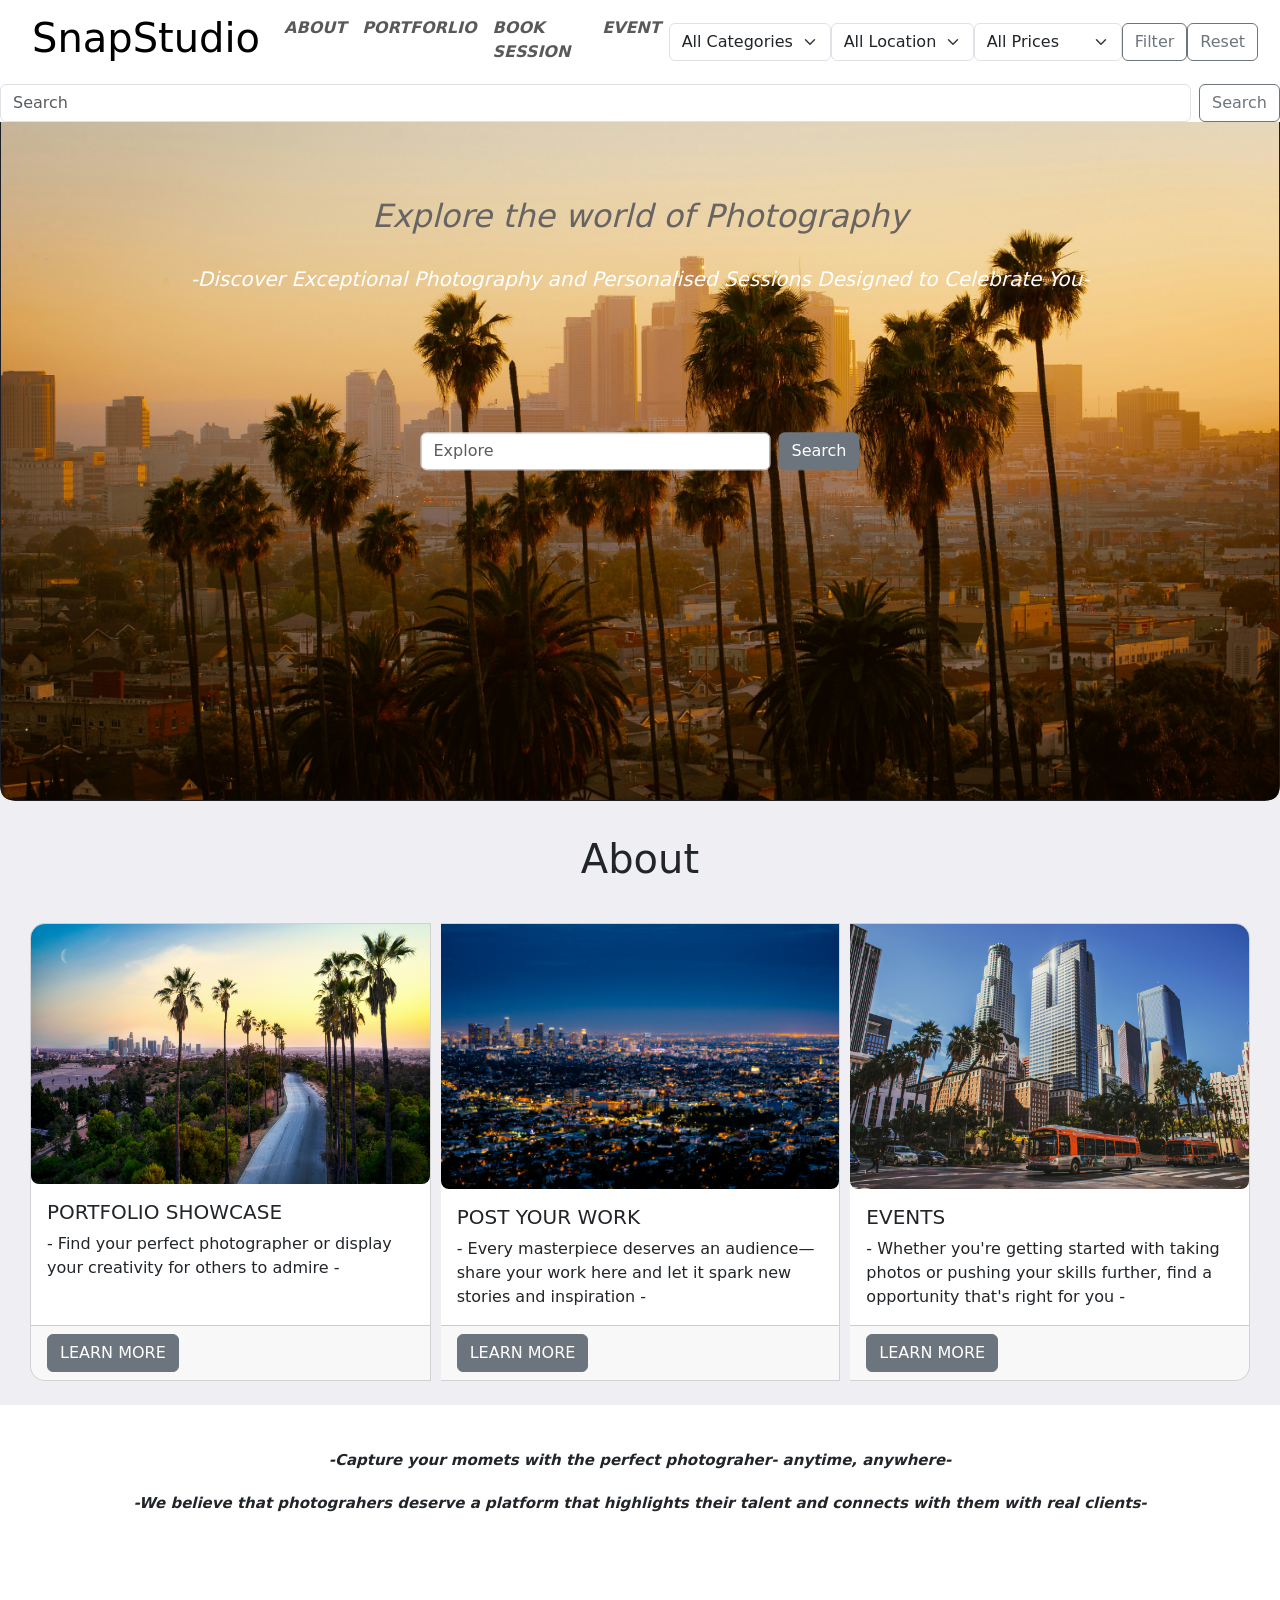
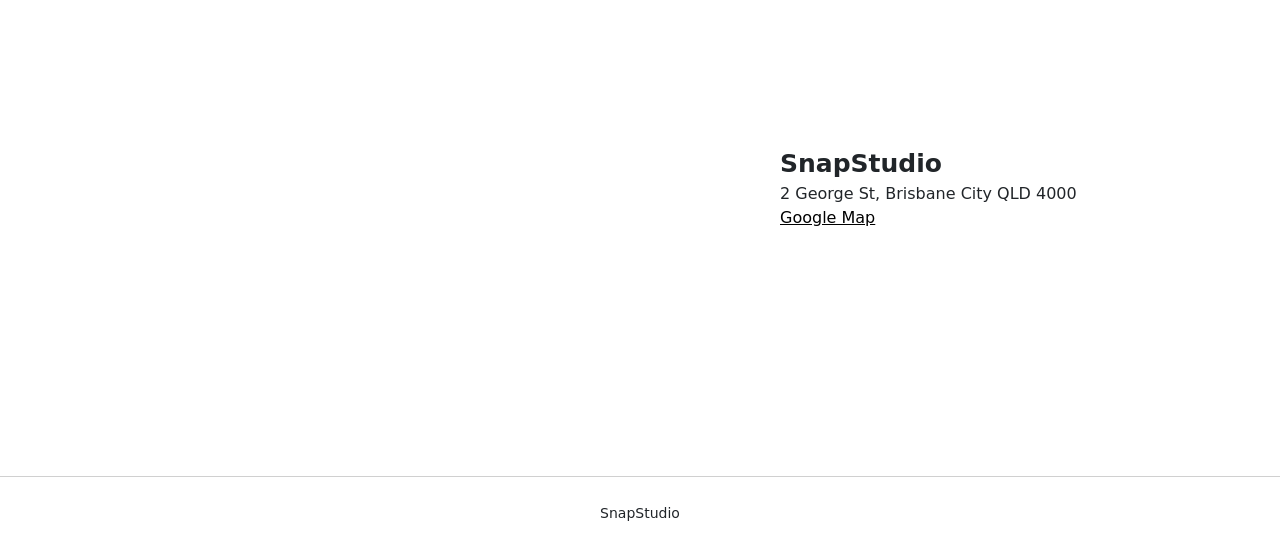
<file: index.html>
<!DOCTYPE html>
<html lang="en">
<head>
    <meta charset="UTF-8">
    <meta name="description" content="Photography App">
    <!-- Required meta tags -->
    <meta name="viewport" content="width=device-width, initial-scale=1.0">
    <title>Photography Studio</title>
    <!-- Bootstrap CSS -->
    <link href="https://cdn.jsdelivr.net/npm/bootstrap@5.3.3/dist/css/bootstrap.min.css" rel="stylesheet" integrity="sha384-QWTKZyjpPEjISv5WaRU9OFeRpok6YctnYmDr5pNlyT2bRjXh0JMhjY6hW+ALEwIH" crossorigin="anonymous">
    <!-- My CSS file link -->
    <link rel="stylesheet" type="text/css" href="css/style.css"> 
</head>
<body>
    <header>
        <nav class="navbar navbar-expand-xl navbar-light" style="background-color: white;">
            <div class="container-fluid">
                <a class="navbar-brand" href="index.html"><h1 class="company_name">SnapStudio</h1></a>
                <button class="navbar-toggler" type="button" data-bs-toggle="collapse" data-bs-target="#navbarLight" aria-controls="navbarLight" aria-expanded="false" aria-label="Toggle navigation">
                <span class="navbar-toggler-icon"></span>
                </button>
                <div class="collapse navbar-collapse show" id="navbarLight">
                    <ul class="navbar-nav me-auto mb-2 mb-xl-0">
                        <li class="nav-item">
                            <a class="nav-link" href="index.html">ABOUT</a>
                        </li>
                        <li class="nav-item dropdown">
                            <a class="nav-link" data-bs-toggle="dropdown" href="#" role="button" aria-expanded="false">PORTFORLIO</a>
                            <ul class="dropdown-menu">
                            <li><a class="dropdown-item" href="vendor_gallery.html">VISIT SHOWCASE</a></li>
                            <li><a class="dropdown-item" href="login.html">POST YOUR WORK</a></li>
                            </ul>
                        </li>                  
                        <li class="nav-item">
                            <a class="nav-link" href=" item_details.html">BOOK SESSION</a>
                        </li>
                        <li class="nav-item">
                            <a class="nav-link" href="event.html">EVENT</a>
                        </li>  
                    </ul>
                    <!-- filter function -->
                     <section class="filter-bar">
                        <form action="#" class="d-flex justify-content-center">
                            <select name="#" id="filterCategory" class="form-select w-auto">
                                <option value="all">All Categories</option>
                                <option value="portrait">Portrait</option>
                                <option value="fashion">Fashion</option>
                                <option value="wedding">Wedding</option>
                                <option value="landscape">Landscape</option>
                                <option value="nature">Nature</option>
                                <option value="traditional">Traditional</option>
                                <!-- add more if you need -->
                            </select>

                            <select name="#" id="filterLocation" class="form-select w-auto">
                                <option value="all">All Location</option>
                                <option value="brisbane">Brisbane</option>
                                <option value="sydney">Sydney</option>
                                <option value="melbourne">Melbourne</option>
                                <option value="goldcoast">Gold Coast</option>
                                <option value="online">Online</option>
                                <!-- add more locations if you need -->
                            </select>

                            <select name="#" id="filterPrice" class="form-select w-auto">
                                <option value="all">All Prices</option>
                                <option value="low">- $200</option>
                                <option value="mid">$200-$500</option>
                                <option value="high">$500-$1000</option>
                                <option value="premium">$1000+</option>                           
                            </select>

                            <button class="btn btn-outline-secondary" type="submit">Filter</button>
                            <button class="btn btn-outline-secondary" type="submit" style="margin-right: 10px;">Reset</button>
            
                        </form>
                    </section>                    

                </div>
            </div>
        </nav>

            <div class="search-bar-header">
                <form class="d-flex">
                        <input class="form-control me-2" type="search" placeholder="Search" aria-label="Search">
                        <button class="btn btn-outline-secondary" type="submit">Search</button>
                </form>
            </div>
                    
        </header>
   
        <main> 
                       
                <div class="card bg-dark text-dark">
                    <img src="img/home_first.jpg" class="card-img" alt="card-img-overlay">
                        <div class="card-img-overlay">
                            <h2 class="home-main">Explore the world of Photography</h2><br>
                            <h5 class="main_card_text">-Discover Exceptional Photography and Personalised Sessions Designed to Celebrate You-</h5>                         
                        </div>
                        <div class="search-bar">
                        <form class="d-flex">
                            <input class="form-control me-2" type="search" placeholder="Explore" aria-label="Search">
                            <button class="btn btn-secondary" type="submit">Search</button>
                        </form>
                        </div>
                </div>

                <br>

            <section class="section">
                <h1 class="section-headline">About</h1>
    
                <div class="card-group">
                    <div class="card about-card">
                        <img src="img/home_2.jpg" class="card-img-top" alt="card-group-image">
                        <div class="card-body">
                            <h5 class="card-title">PORTFOLIO SHOWCASE</h5>
                            <p class="card-text">- Find your perfect photographer or display your creativity for others to admire - </p>
                        </div>
                        <div class="card-footer">
                            <a href="vendor_gallery.html"><button type="button" class="btn btn-secondary buttonstyle stretched-link">LEARN MORE</button></a>
                        </div>
                    </div>
                    <div class="card about-card">
                            <img src="img/home_3.jpg" class="card-img-top" alt="card-group-image">
                        <div class="card-body">
                            <h5 class="card-title">POST YOUR WORK</h5>
                            <p class="card-text">- Every masterpiece deserves an audience—share your work here and let it spark new stories and inspiration -</p>
                        </div>
                        <div class="card-footer">
                            <a href="login.html"><button type="button" class="btn btn-secondary buttonstyle stretched-link">LEARN MORE</button></a>                        
                        </div>
                    </div>
                    <div class="card about-card">
                        <img src="img/home_4.jpg" class="card-img-top" alt="card-group-image">
                        <div class="card-body">
                            <h5 class="card-title">EVENTS</h5>
                            <p class="card-text">- Whether you're getting started with taking photos or pushing your skills further, find a opportunity that's right for you - </p>
                        </div>
                        <div class="card-footer">
                            <a href="event.html"><button type="button" class="btn btn-secondary buttonstyle stretched-link">LEARN MORE</button></a>                        
                        </div>
                    </div>
                </div>
            </section>

        </main>

        <br>

 <footer class="footer"> <br>

         <div class="footer-text">
            <p>-Capture your momets with the perfect photograher- anytime, anywhere-</p>
        </div>
        
         <div class="footer-text">
            <p>-We believe that photograhers deserve a platform that highlights their talent and connects with them with real clients-</p>
        </div>

        <figure class="footer-map">

            <iframe src="https://www.google.com/maps/embed?pb=!1m18!1m12!1m3!1d226315.1313995176!2d152.89520456517135!3d-27.58813682063711!2m3!1f0!2f0!3f0!3m2!1i1024!2i768!4f13.1!3m3!1m2!1s0x6b915a104c721d41%3A0xaeb9c00d1ef00171!2sQUT%20Gardens%20Point%20Campus!5e0!3m2!1sen!2sau!4v1755362660096!5m2!1sen!2sau" width="600" height="450" style="border:0;" allowfullscreen="" loading="lazy" referrerpolicy="no-referrer-when-downgrade"></iframe>            <figcaption class="footer-mapinfo">
                

                <div class="footer-maplogo">
                    SnapStudio
                </div>
                <address class="footer-mapaddress">
                    2 George St, Brisbane City QLD 4000 <br>
                    <a href="https://www.google.com/maps/place/QUT+Gardens+Point+Campus/@-27.4778241,153.024911,16z/data=!3m1!4b1!4m6!3m5!1s0x6b915a104c721d41:0xaeb9c00d1ef00171!8m2!3d-27.4778241!4d153.0274859!16zL20vMDFjNTdu?entry=ttu&g_ep=EgoyMDI1MDcyNy4wIKXMDSoASAFQAw%3D%3D" target="_blank">Google Map</a>

                </address>
            </figcaption>

        </figure>


        <hr class="footer-line">
        <small class="footer-copy">SnapStudio</small>

    </footer>
    <!-- Bootstrap JS -->
    <script src="https://cdn.jsdelivr.net/npm/bootstrap@5.3.3/dist/js/bootstrap.bundle.min.js" integrity="sha384-YvpcrYf0tY3lHB60NNkmXc5s9fDVZLESaAA55NDzOxhy9GkcIdslK1eN7N6jIeHz" crossorigin="anonymous"></script>
</body>
</html>
</file>
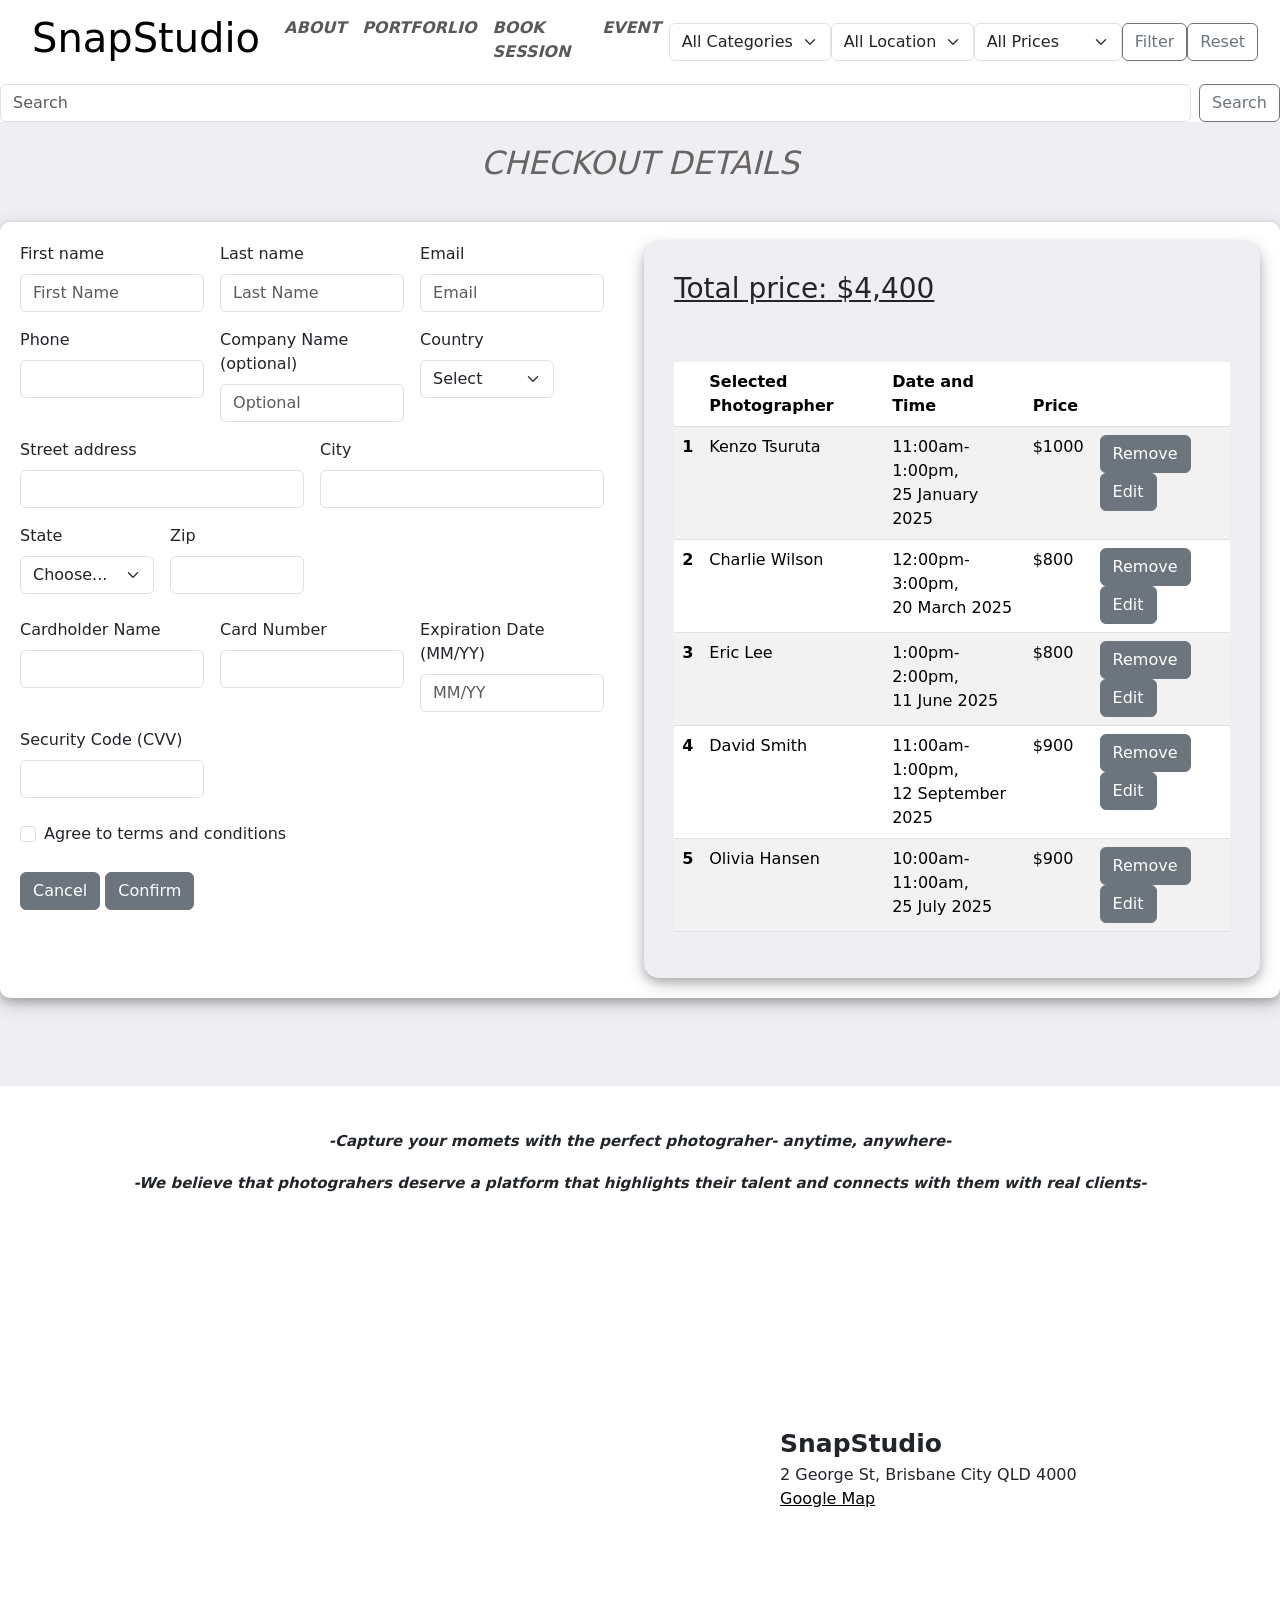
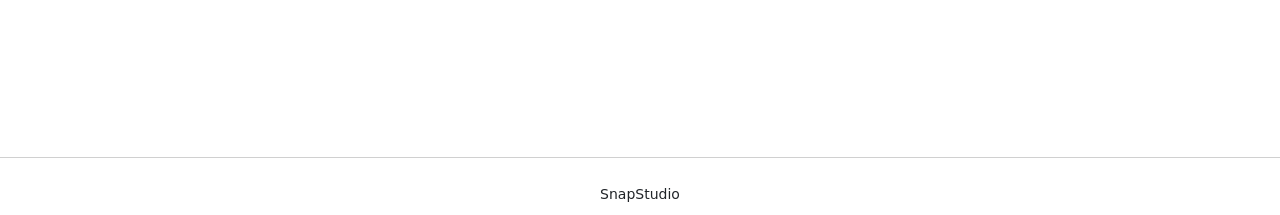
<file: checkout.html>
<!DOCTYPE html>
<html lang="en">
<head>
    <meta charset="UTF-8">
    <meta name="description" content="Photography App">
    <!-- Required meta tags -->
    <meta name="viewport" content="width=device-width, initial-scale=1.0">
    <title>Checkout </title>
    <!-- Bootstrap CSS -->
    <link href="https://cdn.jsdelivr.net/npm/bootstrap@5.3.3/dist/css/bootstrap.min.css" rel="stylesheet" integrity="sha384-QWTKZyjpPEjISv5WaRU9OFeRpok6YctnYmDr5pNlyT2bRjXh0JMhjY6hW+ALEwIH" crossorigin="anonymous">
    <!-- My CSS file link -->
    <link rel="stylesheet" type="text/css" href="css/style.css"> 
</head>
<body>
    <header>
        <nav class="navbar navbar-expand-xl navbar-light" style="background-color: white;">
            <div class="container-fluid">
                <a class="navbar-brand" href="index.html"><h1 class="company_name">SnapStudio</h1></a>
                <button class="navbar-toggler" type="button" data-bs-toggle="collapse" data-bs-target="#navbarLight" aria-controls="navbarLight" aria-expanded="false" aria-label="Toggle navigation">
                <span class="navbar-toggler-icon"></span>
                </button>
                <div class="collapse navbar-collapse show" id="navbarLight">
                    <ul class="navbar-nav me-auto mb-2 mb-xl-0">
                        <li class="nav-item">
                            <a class="nav-link" href="index.html">ABOUT</a>
                        </li>
                        <li class="nav-item dropdown">
                            <a class="nav-link" data-bs-toggle="dropdown" href="#" role="button" aria-expanded="false">PORTFORLIO</a>
                            <ul class="dropdown-menu">
                            <li><a class="dropdown-item" href="vendor_gallery.html">VISIT SHOWCASE</a></li>
                            <li><a class="dropdown-item" href="login.html">POST YOUR WORK</a></li>
                            </ul>
                        </li>                  
                        <li class="nav-item">
                            <a class="nav-link" href=" item_details.html">BOOK SESSION</a>
                        </li>
                        <li class="nav-item">
                            <a class="nav-link" href="event.html">EVENT</a>
                        </li>  
                    </ul>
                    <!-- filter function -->
                     <section class="filter-bar">
                        <form action="#" class="d-flex justify-content-center">
                            <select name="#" id="filterCategory" class="form-select w-auto">
                                <option value="all">All Categories</option>
                                <option value="portrait">Portrait</option>
                                <option value="fashion">Fashion</option>
                                <option value="wedding">Wedding</option>
                                <option value="landscape">Landscape</option>
                                <option value="nature">Nature</option>
                                <option value="traditional">Traditional</option>
                                <!-- add more if you need -->
                            </select>

                            <select name="#" id="filterLocation" class="form-select w-auto">
                                <option value="all">All Location</option>
                                <option value="brisbane">Brisbane</option>
                                <option value="sydney">Sydney</option>
                                <option value="melbourne">Melbourne</option>
                                <option value="goldcoast">Gold Coast</option>
                                <option value="online">Online</option>
                                <!-- add more locations if you need -->
                            </select>

                            <select name="#" id="filterPrice" class="form-select w-auto">
                                <option value="all">All Prices</option>
                                <option value="low">- $200</option>
                                <option value="mid">$200-$500</option>
                                <option value="high">$500-$1000</option>
                                <option value="premium">$1000+</option>                           
                            </select>

                            <button class="btn btn-outline-secondary" type="submit">Filter</button>
                            <button class="btn btn-outline-secondary" type="submit" style="margin-right: 10px;">Reset</button>
                        

                        </form>


                    </section>                    

                </div>
            </div>
        </nav>

                <div class="search-bar-header">
                    <form class="d-flex">
                            <input class="form-control me-2" type="search" placeholder="Search" aria-label="Search">
                            <button class="btn btn-outline-secondary" type="submit">Search</button>
                    </form>
                </div>
                    
        </header>

    
<br>

    <main>
        <!-- keep it center of the page -->
        <h2 class="main_text">CHECKOUT DETAILS</h2>

    <div class="checkout-container">

        <!-- keep it left side of the page -->
         <!-- personal info sections -->
        <div class="checkout-left">
            <form name="session_book"></form>
                <form class="row g-3 needs-validation" novalidate="">
                    <div class="col-md-4">
                        <label for="validationCustom01" class="form-label">First name</label>
                        <input type="text" class="form-control" id="validationCustom01" placeholder="First Name" required="">
                        <div class="valid-feedback">
                        Looks good!
                        </div>
                    </div>
                    <div class="col-md-4">
                        <label for="validationCustom02" class="form-label">Last name</label>
                        <input type="text" class="form-control" id="validationCustom02" placeholder="Last Name" required="">
                        <div class="valid-feedback">
                        Looks good!
                        </div>
                    </div>
                    <div class="col-md-4">
                        <label for="validationCustom03" class="form-label">Email</label>
                        <input type="text" class="form-control" id="validationCustom03" placeholder="Email" required="">
                        <div class="valid-feedback">
                        Looks good!
                        </div>
                    </div>

                    <div class="col-md-4">
                        <label for="validationCustom04" class="form-label">Phone</label>
                        <input type="text" class="form-control" id="validationCustom04" required="">
                        <div class="valid-feedback">
                        Looks good!
                        </div>
                    </div>


                    <div class="col-md-4">
                        <label for="validationCompanyName" class="form-label">Company Name (optional)</label>
                        <div class="input-group has-validation">
                        <input type="text" class="form-control" id="validationCustomUsername" aria-describedby="inputGroupPrepend" placeholder="Optional">
                        <!-- <div class="invalid-feedback">
                            
                        </div> -->
                        </div>

                    
                    </div>
                    <div class="col-md-3">
                        <label for="validationCustom05" class="form-label">Country</label>
                        <select class="form-select" id="validationCustom05" required="">
                        <option selected="" disabled="" value="">Select</option>
                        <option>--</option>
                        <option>Australia (AU)</option>
                        <!-- add more if you need -->
                        </select>
                        <div class="invalid-feedback">
                        Please select a valid country.
                        </div>
                    </div>



                    <div class="col-md-6">
                        <label for="validationCustom06" class="form-label">Street address</label>
                        <input type="text" class="form-control" id="validationCustom06" required="">
                        <div class="invalid-feedback">
                        Please provide a valid address.
                        </div>
                    </div>



                    <div class="col-md-6">
                        <label for="validationCustom07" class="form-label">City</label>
                        <input type="text" class="form-control" id="validationCustom07" required="">
                        <div class="invalid-feedback">
                        Please provide a valid city.
                        </div>
                    </div>
                    <div class="col-md-3">
                        <label for="validationCustom04" class="form-label">State</label>
                        <select class="form-select" id="validationCustom05" required="">
                        <option selected="" disabled="" value="">Choose...</option>
                        <option>--</option>
                        <option>New South Wales (NSW)</option>
                        <option>Victoria (VIC)</option>
                        <option>Queensland (QLD)</option>
                        <option>South Australia (SA)</option>
                        <option>Weatern Australia (WA)</option>
                        <option>Tasmania (TAS)</option>
                        <option>Northern Territory (NT)</option>
                        <option>Australian Capital Territory (ACT)</option>
                        </select>
                        <div class="invalid-feedback">
                        Please select a valid state.
                        </div>
                    </div>
                    <div class="col-md-3">
                        <label for="validationCustom05" class="form-label">Zip</label>
                        <input type="text" class="form-control" id="validationCustom06" required="">
                        <div class="invalid-feedback">
                        Please provide a valid zip.
                        </div>
                    </div>
                    
            </form>
        <br>

        <!-- card info sections -->
            <form class="row g-3 needs-validation" novalidate="">
                    <div class="col-md-4">
                        <label for="validationCustom01" class="form-label">Cardholder Name</label>
                        <input type="text" class="form-control" id="cardholder-name" name="cardholder_name" required="">
                        <div class="valid-feedback">
                        Looks good!
                        </div>
                    </div>
                    <div class="col-md-4">
                        <label for="validationCustom02" class="form-label">Card Number</label>
                        <input type="text" class="form-control" id="card_number" name="card_number" inputmode="numeric" pattern="[0-9\s]{13,19}" autocomplete="cc-number" placeholder="" required="">
                        <div class="valid-feedback">
                        Looks good!
                        </div>
                    </div>
                    <div class="col-md-4">
                        <label for="validationCustom03" class="form-label">Expiration Date (MM/YY)</label>
                        <input type="text" class="form-control" id="expiry-date" name="expiry_date" pattern="(0[1-9]|1[0-2])\/([0-9]{2})" placeholder="MM/YY" required="">
                        <div class="valid-feedback">
                        Looks good!
                        </div>
                    </div><br><br>

                    <div class="col-md-4">
                        <label for="validationCustom04" class="form-label">Security Code (CVV)</label>
                        <input type="text" class="form-control" id="cvv" name="cvv" pattern="[0-9]{3,4}" required="">
                        <div class="valid-feedback">
                        Looks good!
                        </div>
                    </div> 
            </form>

            <br>

                    <div class="col-12">
                        <div class="form-check">
                        <input class="form-check-input" type="checkbox" value="" id="invalidCheck" required="">
                        <label class="form-check-label" for="invalidCheck">
                            Agree to terms and conditions
                        </label>
                        <div class="invalid-feedback">
                            You must agree before submitting.
                        </div>
                        </div>
                    </div>

                    <br>

                    <div class="col-12">
                        
                        <a href="item_details.html" class="btn btn-secondary" type="cancel">Cancel</a>
                        
                        <button class="btn btn-secondary" type="confirm">Confirm</button>
                    </div>
                    </form>
                <br><br>



        </div>
            
            <!-- keet it right side of the page -->
            <div class="checkout-right">
                <table class="table table-striped">
                    <thead>
                        <tr>
                        <th scope="col"></th>
                        <th scope="col">Selected Photographer</th>
                        <th scope="col">Date and Time</th>
                        <th scope="col">Price</th>
                        <th scope="col"></th>
                        </tr>
                    </thead>
                    <tbody>
                        <tr>
                        <th scope="row">1</th>
                            <td>Kenzo Tsuruta</td>
                            <td>11:00am-1:00pm, <br> 25 January 2025</td>
                            <td>$1000</td>
                            <td><button class="btn btn-secondary" type="remove">Remove</button> <button class="btn btn-secondary" type="edit">Edit</button></td>
                        </tr>
                        <tr>
                            <th scope="row">2</th>
                            <td>Charlie Wilson</td>
                            <td>12:00pm-3:00pm, <br> 20 March 2025</td>
                            <td>$800</td>
                            <td><button class="btn btn-secondary" type="remove">Remove</button>  <button class="btn btn-secondary" type="edit">Edit</button></td>

                        </tr>
                        <tr>
                            <th scope="row">3</th>
                            <td>Eric Lee</td>
                            <td>1:00pm-2:00pm, <br> 11 June 2025</td>
                            <td>$800</td>
                            <td><button class="btn btn-secondary" type="remove">Remove</button>  <button class="btn btn-secondary" type="edit">Edit</button></td>
                        </tr>
                        <th scope="row">4</th>
                            <td>David Smith</td>
                            <td>11:00am-1:00pm, <br> 12 September 2025</td>
                            <td>$900</td>
                            <td><button class="btn btn-secondary" type="remove">Remove</button> <button class="btn btn-secondary" type="edit">Edit</button></td>
                        </tr>
                        <th scope="row">5</th>
                            <td>Olivia Hansen</td>
                            <td>10:00am-11:00am, <br> 25 July 2025</td>
                            <td>$900</td>
                            <td><button class="btn btn-secondary" type="remove">Remove</button> <button class="btn btn-secondary" type="edit">Edit</button></td>
                        </tr>
                        <h3 class="text-decoration-underline">Total price: $4,400 </h3><br><br>
                    
                        
                    </tbody>
                    </table>
            </div>

    </div>

    <br>
    
    </main>


    <br>

 <footer class="footer"> <br>

         <div class="footer-text">
            <p>-Capture your momets with the perfect photograher- anytime, anywhere-</p>
        </div>
        
         <div class="footer-text">
            <p>-We believe that photograhers deserve a platform that highlights their talent and connects with them with real clients-</p>
        </div>

        <figure class="footer-map">

            <iframe src="https://www.google.com/maps/embed?pb=!1m18!1m12!1m3!1d226315.1313995176!2d152.89520456517135!3d-27.58813682063711!2m3!1f0!2f0!3f0!3m2!1i1024!2i768!4f13.1!3m3!1m2!1s0x6b915a104c721d41%3A0xaeb9c00d1ef00171!2sQUT%20Gardens%20Point%20Campus!5e0!3m2!1sen!2sau!4v1755362660096!5m2!1sen!2sau" width="600" height="450" style="border:0;" allowfullscreen="" loading="lazy" referrerpolicy="no-referrer-when-downgrade"></iframe>            <figcaption class="footer-mapinfo">
                

                <div class="footer-maplogo">
                    SnapStudio
                </div>
                <address class="footer-mapaddress">
                    2 George St, Brisbane City QLD 4000 <br>
                    <a href="https://www.google.com/maps/place/QUT+Gardens+Point+Campus/@-27.4778241,153.024911,16z/data=!3m1!4b1!4m6!3m5!1s0x6b915a104c721d41:0xaeb9c00d1ef00171!8m2!3d-27.4778241!4d153.0274859!16zL20vMDFjNTdu?entry=ttu&g_ep=EgoyMDI1MDcyNy4wIKXMDSoASAFQAw%3D%3D" target="_blank">Google Map</a>

                </address>
            </figcaption>

        </figure>





        <hr class="footer-line">
        <small class="footer-copy">SnapStudio</small>

    </footer>

    <script src="https://cdn.jsdelivr.net/npm/bootstrap@5.3.3/dist/js/bootstrap.bundle.min.js" integrity="sha384-YvpcrYf0tY3lHB60NNkmXc5s9fDVZLESaAA55NDzOxhy9GkcIdslK1eN7N6jIeHz" crossorigin="anonymous"></script>

</body>
</html>
</file>
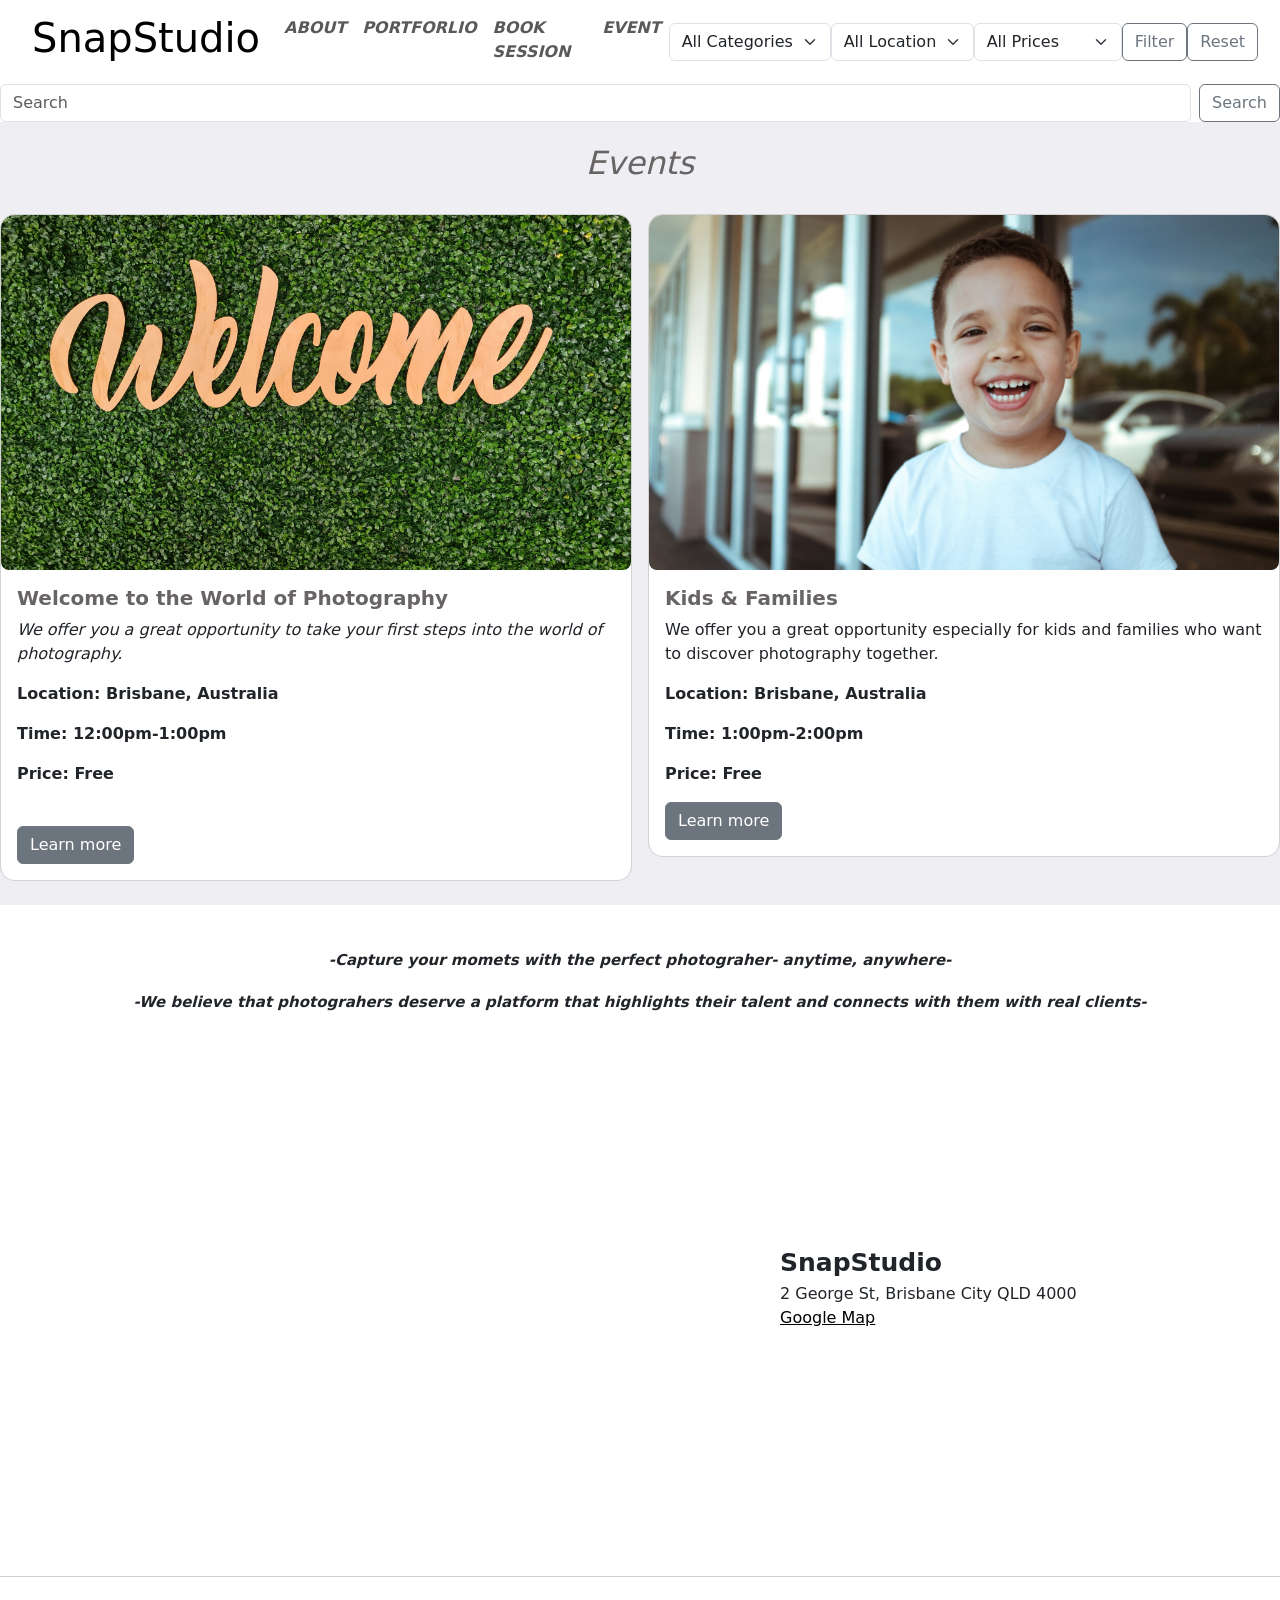
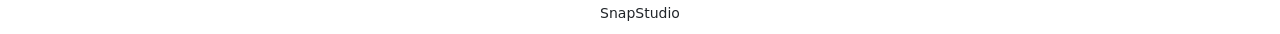
<file: event.html>
<!DOCTYPE html>
<html lang="en">
<head>
    <meta charset="UTF-8">
    <meta name="description" content="Photography App">
    <!-- Required meta tags -->
    <meta name="viewport" content="width=device-width, initial-scale=1.0">
    <title>Photography Studio</title>
    <!-- Bootstrap CSS -->
    <link href="https://cdn.jsdelivr.net/npm/bootstrap@5.3.3/dist/css/bootstrap.min.css" rel="stylesheet" integrity="sha384-QWTKZyjpPEjISv5WaRU9OFeRpok6YctnYmDr5pNlyT2bRjXh0JMhjY6hW+ALEwIH" crossorigin="anonymous">
    <!-- My CSS file link -->
    <link rel="stylesheet" type="text/css" href="css/style.css"> 
</head>
<body>
        <header>
        <nav class="navbar navbar-expand-xl navbar-light" style="background-color: white;">
            <div class="container-fluid">
                <a class="navbar-brand" href="index.html"><h1 class="company_name">SnapStudio</h1></a>
                <button class="navbar-toggler" type="button" data-bs-toggle="collapse" data-bs-target="#navbarLight" aria-controls="navbarLight" aria-expanded="false" aria-label="Toggle navigation">
                <span class="navbar-toggler-icon"></span>
                </button>
                <div class="collapse navbar-collapse show" id="navbarLight">
                    <ul class="navbar-nav me-auto mb-2 mb-xl-0">
                        <li class="nav-item">
                            <a class="nav-link" href="index.html">ABOUT</a>
                        </li>
                        <li class="nav-item dropdown">
                            <a class="nav-link" data-bs-toggle="dropdown" href="#" role="button" aria-expanded="false">PORTFORLIO</a>
                            <ul class="dropdown-menu">
                            <li><a class="dropdown-item" href="vendor_gallery.html">VISIT SHOWCASE</a></li>
                            <li><a class="dropdown-item" href="login.html">POST YOUR WORK</a></li>
                            </ul>
                        </li>                  
                        <li class="nav-item">
                            <a class="nav-link" href=" item_details.html">BOOK SESSION</a>
                        </li>
                        <li class="nav-item">
                            <a class="nav-link" href="event.html">EVENT</a>
                        </li>  
                    </ul>
                    <!-- filter function -->
                     <section class="filter-bar">
                        <form action="#" class="d-flex justify-content-center">
                            <select name="#" id="filterCategory" class="form-select w-auto">
                                <option value="all">All Categories</option>
                                <option value="portrait">Portrait</option>
                                <option value="fashion">Fashion</option>
                                <option value="wedding">Wedding</option>
                                <option value="landscape">Landscape</option>
                                <option value="nature">Nature</option>
                                <option value="traditional">Traditional</option>
                                <!-- add more if you need -->
                            </select>

                            <select name="#" id="filterLocation" class="form-select w-auto">
                                <option value="all">All Location</option>
                                <option value="brisbane">Brisbane</option>
                                <option value="sydney">Sydney</option>
                                <option value="melbourne">Melbourne</option>
                                <option value="goldcoast">Gold Coast</option>
                                <option value="online">Online</option>
                                <!-- add more locations if you need -->
                            </select>

                            <select name="#" id="filterPrice" class="form-select w-auto">
                                <option value="all">All Prices</option>
                                <option value="low">- $200</option>
                                <option value="mid">$200-$500</option>
                                <option value="high">$500-$1000</option>
                                <option value="premium">$1000+</option>                           
                            </select>

                            <button class="btn btn-outline-secondary" type="submit">Filter</button>
                            <button class="btn btn-outline-secondary" type="submit" style="margin-right: 10px;">Reset</button>
            
                        </form>
                    </section>                    

                </div>
            </div>
        </nav>

            <div class="search-bar-header">
                <form class="d-flex">
                        <input class="form-control me-2" type="search" placeholder="Search" aria-label="Search">
                        <button class="btn btn-outline-secondary" type="submit">Search</button>
                </form>
            </div>
                    
        </header>
    
<br>

    <main>
        <div class="main_text">
            <h2>Events</h2>
        </div>
            <br>
                <div class="row row-cols-1 row-cols-sm-2 g-3">
                    <div class="col">
                        <div class="card event-card">
                        <img src="img/event1.jpg" class="card-img-top" alt="card-grid-image">
                        <div class="card-body">
                            <h5 class="card-title fw-bolder" style="color:rgb(104, 100, 100);">Welcome to the World of Photography</h5>
                            <p class="card-text" style="font-style: italic;">We offer you a great opportunity to take your first steps into the world of photography.</p>
                            <p class="card-text" style="font-weight: bold;">Location: Brisbane, Australia</p>
                            <p class="card-text" style="font-weight: bold;">Time: 12:00pm-1:00pm</p>
                            <p class="card-text" style="font-weight: bold;">Price: Free</p><br>
                            <a href="item_details.html"><button class="btn btn-secondary" type="submit">Learn more</button></a>

                        </div>
                        </div>
                    </div>
                    <div class="col">
                        <div class="card event-card">
                        <img src="img/event2.jpg" class="card-img-top" alt="card-grid-image">
                        <div class="card-body">
                            <h5 class="card-title fw-bolder" style="color:rgb(104, 100, 100);">Kids & Families</h5>
                            <p class="card-text">We offer you a great opportunity especially for kids and families who want to discover photography together.</p>
                            <p class="card-text" style="font-weight: bold;">Location: Brisbane, Australia</p>
                            <p class="card-text" style="font-weight: bold;">Time: 1:00pm-2:00pm</p>
                            <p class="card-text" style="font-weight: bold;">Price: Free</p>
                            <a href="item_details.html"><button class="btn btn-secondary" type="submit">Learn more </button></a>

                        </div>
                        </div>
                    </div>
                        

                </div>

        <br>   

    </main>

      <footer class="footer"> <br>

         <div class="footer-text">
            <p>-Capture your momets with the perfect photograher- anytime, anywhere-</p>
        </div>
        
         <div class="footer-text">
            <p>-We believe that photograhers deserve a platform that highlights their talent and connects with them with real clients-</p>
        </div>

        <figure class="footer-map">

            <iframe src="https://www.google.com/maps/embed?pb=!1m18!1m12!1m3!1d226315.1313995176!2d152.89520456517135!3d-27.58813682063711!2m3!1f0!2f0!3f0!3m2!1i1024!2i768!4f13.1!3m3!1m2!1s0x6b915a104c721d41%3A0xaeb9c00d1ef00171!2sQUT%20Gardens%20Point%20Campus!5e0!3m2!1sen!2sau!4v1755362660096!5m2!1sen!2sau" width="600" height="450" style="border:0;" allowfullscreen="" loading="lazy" referrerpolicy="no-referrer-when-downgrade"></iframe>            <figcaption class="footer-mapinfo">
                

                <div class="footer-maplogo">
                    SnapStudio
                </div>
                <address class="footer-mapaddress">
                    2 George St, Brisbane City QLD 4000 <br>
                    <a href="https://www.google.com/maps/place/QUT+Gardens+Point+Campus/@-27.4778241,153.024911,16z/data=!3m1!4b1!4m6!3m5!1s0x6b915a104c721d41:0xaeb9c00d1ef00171!8m2!3d-27.4778241!4d153.0274859!16zL20vMDFjNTdu?entry=ttu&g_ep=EgoyMDI1MDcyNy4wIKXMDSoASAFQAw%3D%3D" target="_blank">Google Map</a>

                </address>
            </figcaption>

        </figure>





        <hr class="footer-line">
        <small class="footer-copy">SnapStudio</small>

    </footer>

    <script src="https://cdn.jsdelivr.net/npm/bootstrap@5.3.3/dist/js/bootstrap.bundle.min.js" integrity="sha384-YvpcrYf0tY3lHB60NNkmXc5s9fDVZLESaAA55NDzOxhy9GkcIdslK1eN7N6jIeHz" crossorigin="anonymous"></script>
    
</body>
</html>
</file>
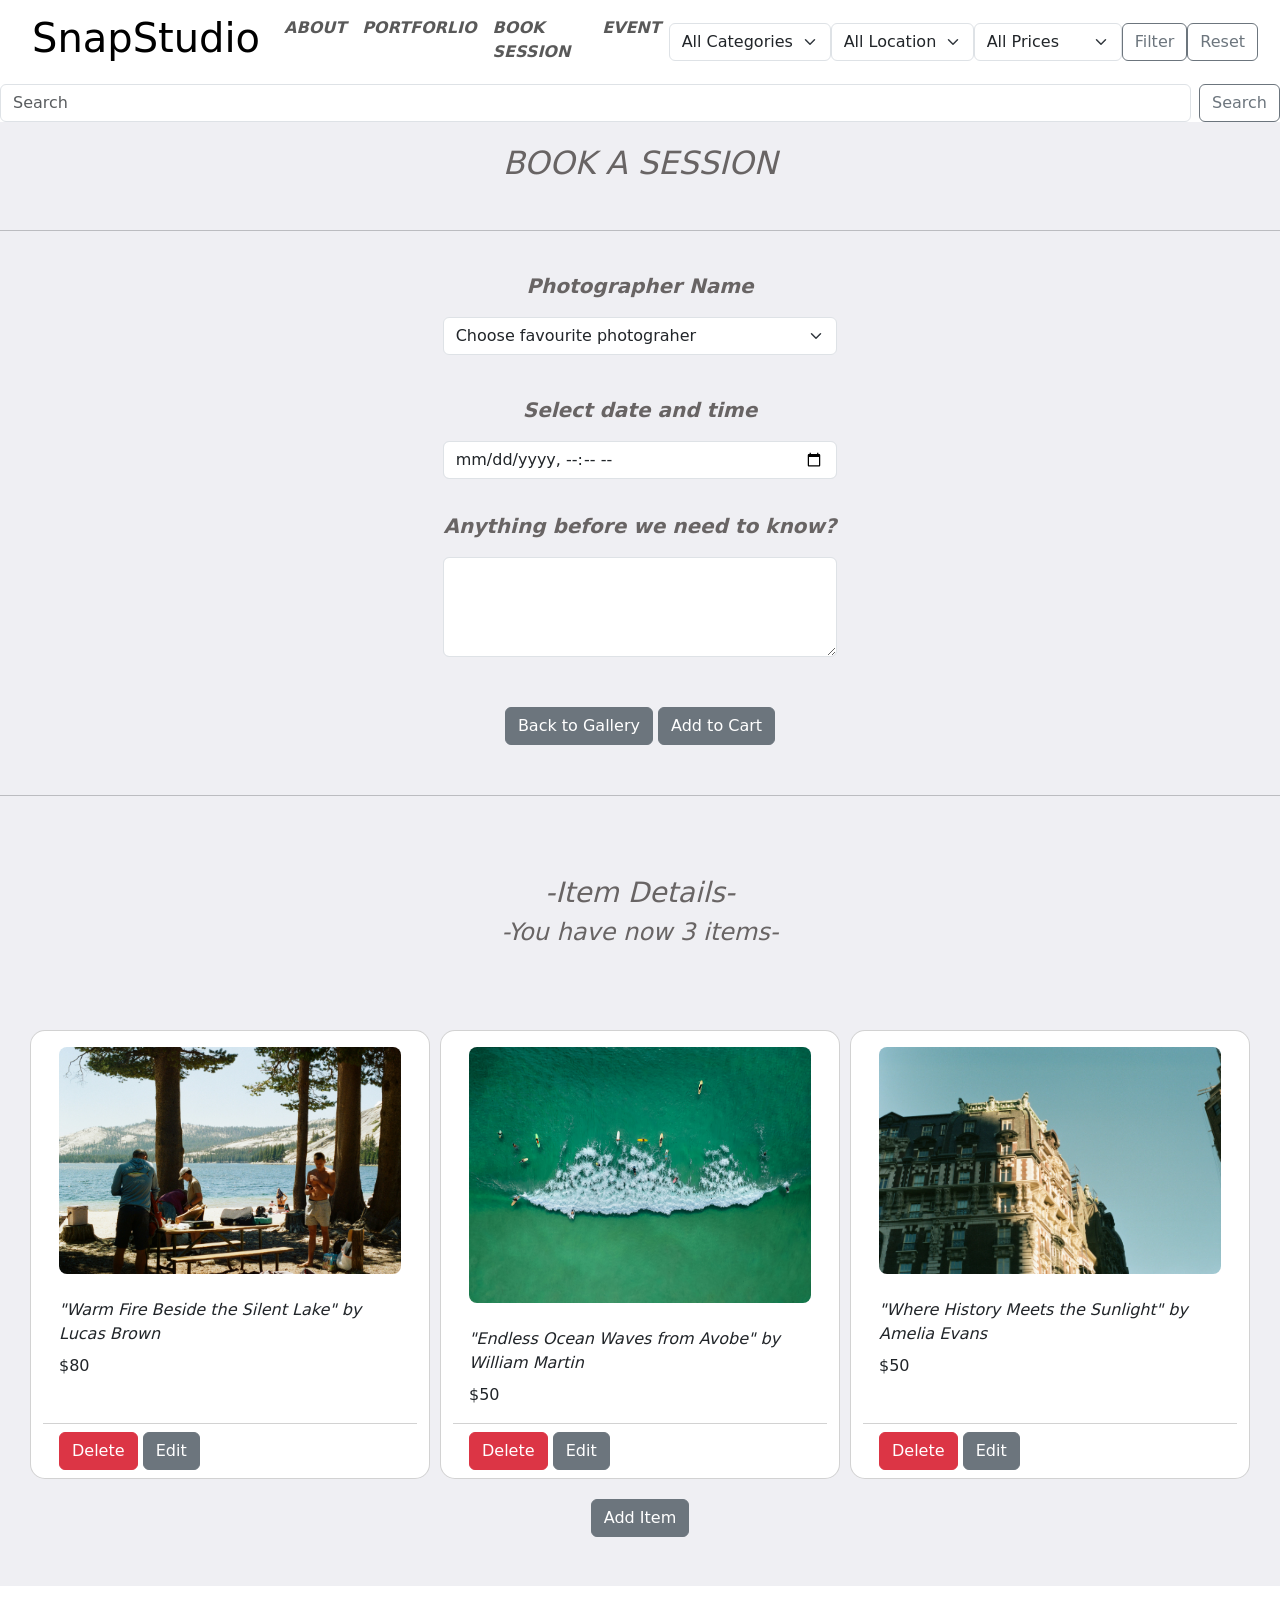
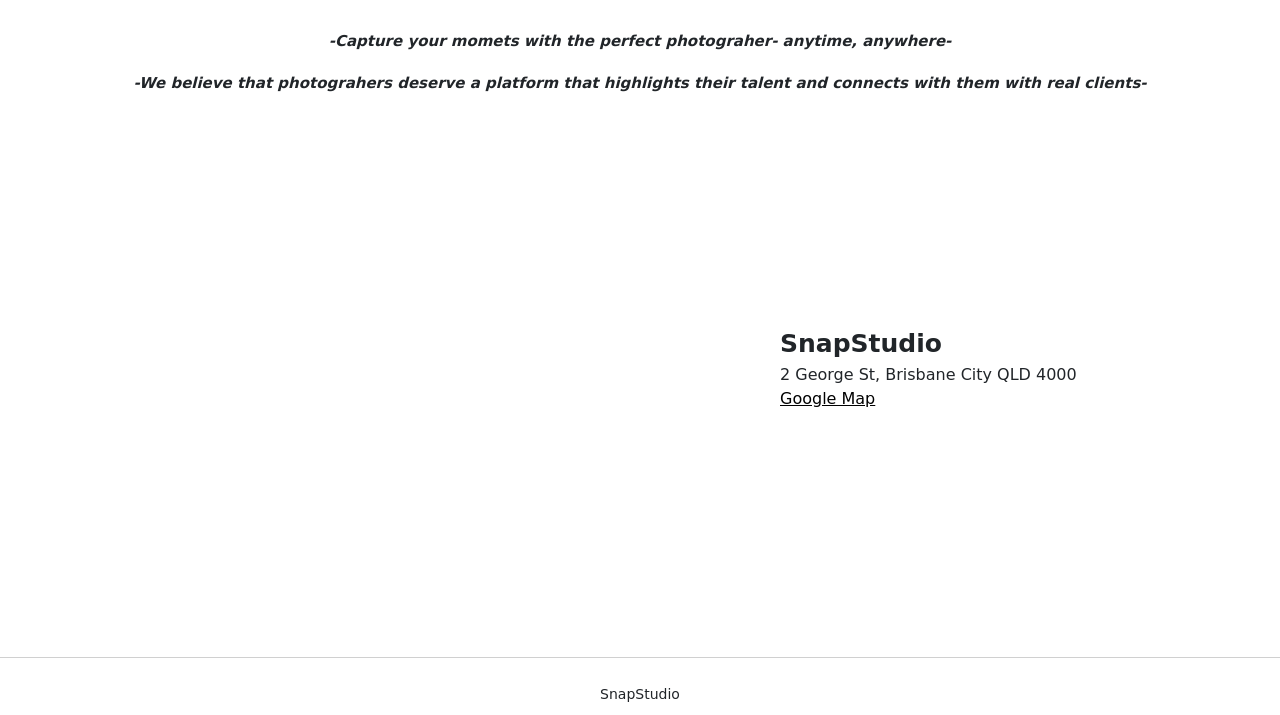
<file: item_details.html>
<!DOCTYPE html>
<html lang="en">
<head>
    <meta charset="UTF-8">
    <meta name="description" content="Photography App">
    <!-- Required meta tags -->
    <meta name="viewport" content="width=device-width, initial-scale=1.0">
    <title>Item Details</title>
    <!-- Bootstrap CSS -->
    <link href="https://cdn.jsdelivr.net/npm/bootstrap@5.3.3/dist/css/bootstrap.min.css" rel="stylesheet" integrity="sha384-QWTKZyjpPEjISv5WaRU9OFeRpok6YctnYmDr5pNlyT2bRjXh0JMhjY6hW+ALEwIH" crossorigin="anonymous">
    <!-- My CSS file link -->
    <link rel="stylesheet" type="text/css" href="css/style.css"> 
</head>
<body>
    <header>
        <nav class="navbar navbar-expand-xl navbar-light" style="background-color: white;">
            <div class="container-fluid">
                <a class="navbar-brand" href="index.html"><h1 class="company_name">SnapStudio</h1></a>
                <button class="navbar-toggler" type="button" data-bs-toggle="collapse" data-bs-target="#navbarLight" aria-controls="navbarLight" aria-expanded="false" aria-label="Toggle navigation">
                <span class="navbar-toggler-icon"></span>
                </button>
                <div class="collapse navbar-collapse show" id="navbarLight">
                    <ul class="navbar-nav me-auto mb-2 mb-xl-0">
                        <li class="nav-item">
                            <a class="nav-link" href="index.html">ABOUT</a>
                        </li>
                        <li class="nav-item dropdown">
                            <a class="nav-link" data-bs-toggle="dropdown" href="#" role="button" aria-expanded="false">PORTFORLIO</a>
                            <ul class="dropdown-menu">
                            <li><a class="dropdown-item" href="vendor_gallery.html">VISIT SHOWCASE</a></li>
                            <li><a class="dropdown-item" href="login.html">POST YOUR WORK</a></li>
                            </ul>
                        </li>                  
                        <li class="nav-item">
                            <a class="nav-link" href=" item_details.html">BOOK SESSION</a>
                        </li>
                        <li class="nav-item">
                            <a class="nav-link" href="event.html">EVENT</a>
                        </li>  
                    </ul>
                    <!-- filter function -->
                     <section class="filter-bar">
                        <form action="#" class="d-flex justify-content-center">
                            <select name="#" id="filterCategory" class="form-select w-auto">
                                <option value="all">All Categories</option>
                                <option value="portrait">Portrait</option>
                                <option value="fashion">Fashion</option>
                                <option value="wedding">Wedding</option>
                                <option value="landscape">Landscape</option>
                                <option value="nature">Nature</option>
                                <option value="traditional">Traditional</option>
                                <!-- add more if you need -->
                            </select>

                            <select name="#" id="filterLocation" class="form-select w-auto">
                                <option value="all">All Location</option>
                                <option value="brisbane">Brisbane</option>
                                <option value="sydney">Sydney</option>
                                <option value="melbourne">Melbourne</option>
                                <option value="goldcoast">Gold Coast</option>
                                <option value="online">Online</option>
                                <!-- add more locations if you need -->
                            </select>

                            <select name="#" id="filterPrice" class="form-select w-auto">
                                <option value="all">All Prices</option>
                                <option value="low">- $200</option>
                                <option value="mid">$200-$500</option>
                                <option value="high">$500-$1000</option>
                                <option value="premium">$1000+</option>                           
                            </select>

                            <button class="btn btn-outline-secondary" type="submit">Filter</button>
                            <button class="btn btn-outline-secondary" type="submit" style="margin-right: 10px;">Reset</button>
                        

                        </form>


                    </section>                    

                </div>
            </div>
        </nav>

            <div class="search-bar-header">
                <form class="d-flex">
                        <input class="form-control me-2" type="search" placeholder="Search" aria-label="Search">
                        <button class="btn btn-outline-secondary" type="submit">Search</button>
                </form>
            </div>
                    
        </header>
    
<br>

<!-- session booking section -->
    <main>
        <h2 class="main_text">BOOK A SESSION</h2> 

<br>
<hr>
<br>


        <div class="book-session text-center">
            <form name="session_book">

                <label for="photographerName" style="font-style: italic; font-weight: bold; font-size: 20px; color: rgb(104, 100, 100);">Photographer Name</label>
                    <div class="mx-auto mx-auto col-lg-4 col-md-6 col-10 p-3">
                        <select class="form-select" aria-label="Default select">
                            <option selected="" disabled="">Choose favourite photograher</option>
                            <option value="#">-----------</option>
                            <option value="photographerName">David Smith</option>
                            <option value="photographerName">Olivia Hansen</option>
                            <option value="photographerName">William Martin</option>
                            <option value="photographerName">Lucas Brown</option>
                            <option value="photographerName">Charlie Wilson</option>
                            <option value="photographerName">Eric Lee</option>
                            <option value="photographerName">Amelia Evans</option>
                            <option value="photographerName">Kenzo Tsuruta</option>
                            <option value="photographerName">Louis Bernar</option>
                            <option value="eventName">Welcome to the World of Photography workshop</option>
                            <option value="eventName">Kids & Families workshop</option>
                        </select>
                    </div>
                
                    <br>

                    

                
                <label for="datetime" style="font-style: italic; font-weight: bold; font-size: 20px; color: rgb(104, 100, 100);">Select date and time</label>
                    <div class="mx-auto col-lg-4 col-md-6 col-10 p-3">
                    <input type="datetime-local" id="datetime" class="form-control">
                    </div>
            </form>
                    <div class="form-floating mx-auto col-lg-4 col-md-6 col-10 p-3">
                        <p style="font-style: italic; font-weight: bold; font-size: 20px; color: rgb(104, 100, 100);">Anything before we need to know?</p>
                        <textarea class="form-control" placeholder="Anything before we have to know?" id="floatingTextarea" style="height: 100px"></textarea>
                        <!-- <label for="floatingTextarea">Anything before we have to know?</label> -->
                    </div>       
        </div>

        <br>
                
        <div class="text-center" style="padding:5px; margin:5px;">
            <a href="vendor_gallery.html"><button type="button" class="btn btn-secondary buttonstyle">Back to Gallery</button></a>
            
            <a href="checkout.html"><button type="button" class="btn btn-secondary buttonstyle">Add to Cart</button></a>
        </div>

        <br>
        <hr>
        <br>

        <div class="main_text">
            <h3>-Item Details-</h3>
            <h4>-You have now 3 items-</h4>
        </div>

    <div class="container-fluid" style="padding:15px;">

        <div class="row justify-content-center cardholder" style="margin-top:50px;padding:5px;">

            <div class="card photo_card">
              <div class="card-body">
                <img src="img/item_details1.jpg" class="card-img-top" alt=""><br><br>
                <p class="card-title fst-italic">"Warm Fire Beside the Silent Lake" by Lucas Brown</p>
                <p class="card-text">$80</p>
              </div>
              <div class="card-footer bg-transparent">
                

                
                <a href="#"><button type="button" class="btn btn-danger buttonstyle">Delete</button></a>
                <a href="#"><button type="button" class="btn btn-secondary buttonstyle">Edit</button></a>
              </div>
            </div>

            <div class="card photo_card">
              <div class="card-body">
                <img src="img/item_details2.jpg" class="card-img-top" alt=""><br><br>

                <p class="card-title fst-italic">"Endless Ocean Waves from Avobe" by William Martin</p>
                <p class="card-text">$50</p>
              </div>
              <div class="card-footer bg-transparent">
                
                

               
                <a href="#"><button type="button" class="btn btn-danger buttonstyle">Delete</button></a>
                <a href="#"><button type="button" class="btn btn-secondary buttonstyle">Edit</button></a>
              </div>
            </div>

            <div class="card photo_card">
              <div class="card-body">
                <img src="img/item_details3.jpg" class="card-img-top" alt=""><br><br>
                <p class="card-title fst-italic">"Where History Meets the Sunlight" by Amelia Evans</p>
                <p class="card-text">$50</p>
              </div>
              <div class="card-footer bg-transparent">

                <a href="#"><button type="button" class="btn btn-danger buttonstyle">Delete</button></a>
                <a href="#"><button type="button" class="btn btn-secondary buttonstyle">Edit</button></a>
              </div>
            </div>
            

        </div>

        <div class="text-center" style="padding:5px; margin:5px;">
            <a href="#"><button type="button" class="btn btn-secondary buttonstyle">Add Item</button></a>           
        </div>

    </div>


    </main>

    <br>

      <footer class="footer"> <br>

         <div class="footer-text">
            <p>-Capture your momets with the perfect photograher- anytime, anywhere-</p>
        </div>
        
         <div class="footer-text">
            <p>-We believe that photograhers deserve a platform that highlights their talent and connects with them with real clients-</p>
        </div>

        <figure class="footer-map">

            <iframe src="https://www.google.com/maps/embed?pb=!1m18!1m12!1m3!1d226315.1313995176!2d152.89520456517135!3d-27.58813682063711!2m3!1f0!2f0!3f0!3m2!1i1024!2i768!4f13.1!3m3!1m2!1s0x6b915a104c721d41%3A0xaeb9c00d1ef00171!2sQUT%20Gardens%20Point%20Campus!5e0!3m2!1sen!2sau!4v1755362660096!5m2!1sen!2sau" width="600" height="450" style="border:0;" allowfullscreen="" loading="lazy" referrerpolicy="no-referrer-when-downgrade"></iframe>            <figcaption class="footer-mapinfo">
                

                <div class="footer-maplogo">
                    SnapStudio
                </div>
                <address class="footer-mapaddress">
                    2 George St, Brisbane City QLD 4000 <br>
                    <a href="https://www.google.com/maps/place/QUT+Gardens+Point+Campus/@-27.4778241,153.024911,16z/data=!3m1!4b1!4m6!3m5!1s0x6b915a104c721d41:0xaeb9c00d1ef00171!8m2!3d-27.4778241!4d153.0274859!16zL20vMDFjNTdu?entry=ttu&g_ep=EgoyMDI1MDcyNy4wIKXMDSoASAFQAw%3D%3D" target="_blank">Google Map</a>

                </address>
            </figcaption>

        </figure>


        <hr class="footer-line">
        <small class="footer-copy">SnapStudio</small>

    </footer>
    <!-- Bootstrap JS -->
    <script src="https://cdn.jsdelivr.net/npm/bootstrap@5.3.3/dist/js/bootstrap.bundle.min.js" integrity="sha384-YvpcrYf0tY3lHB60NNkmXc5s9fDVZLESaAA55NDzOxhy9GkcIdslK1eN7N6jIeHz" crossorigin="anonymous"></script>
</body>
</html>
</file>
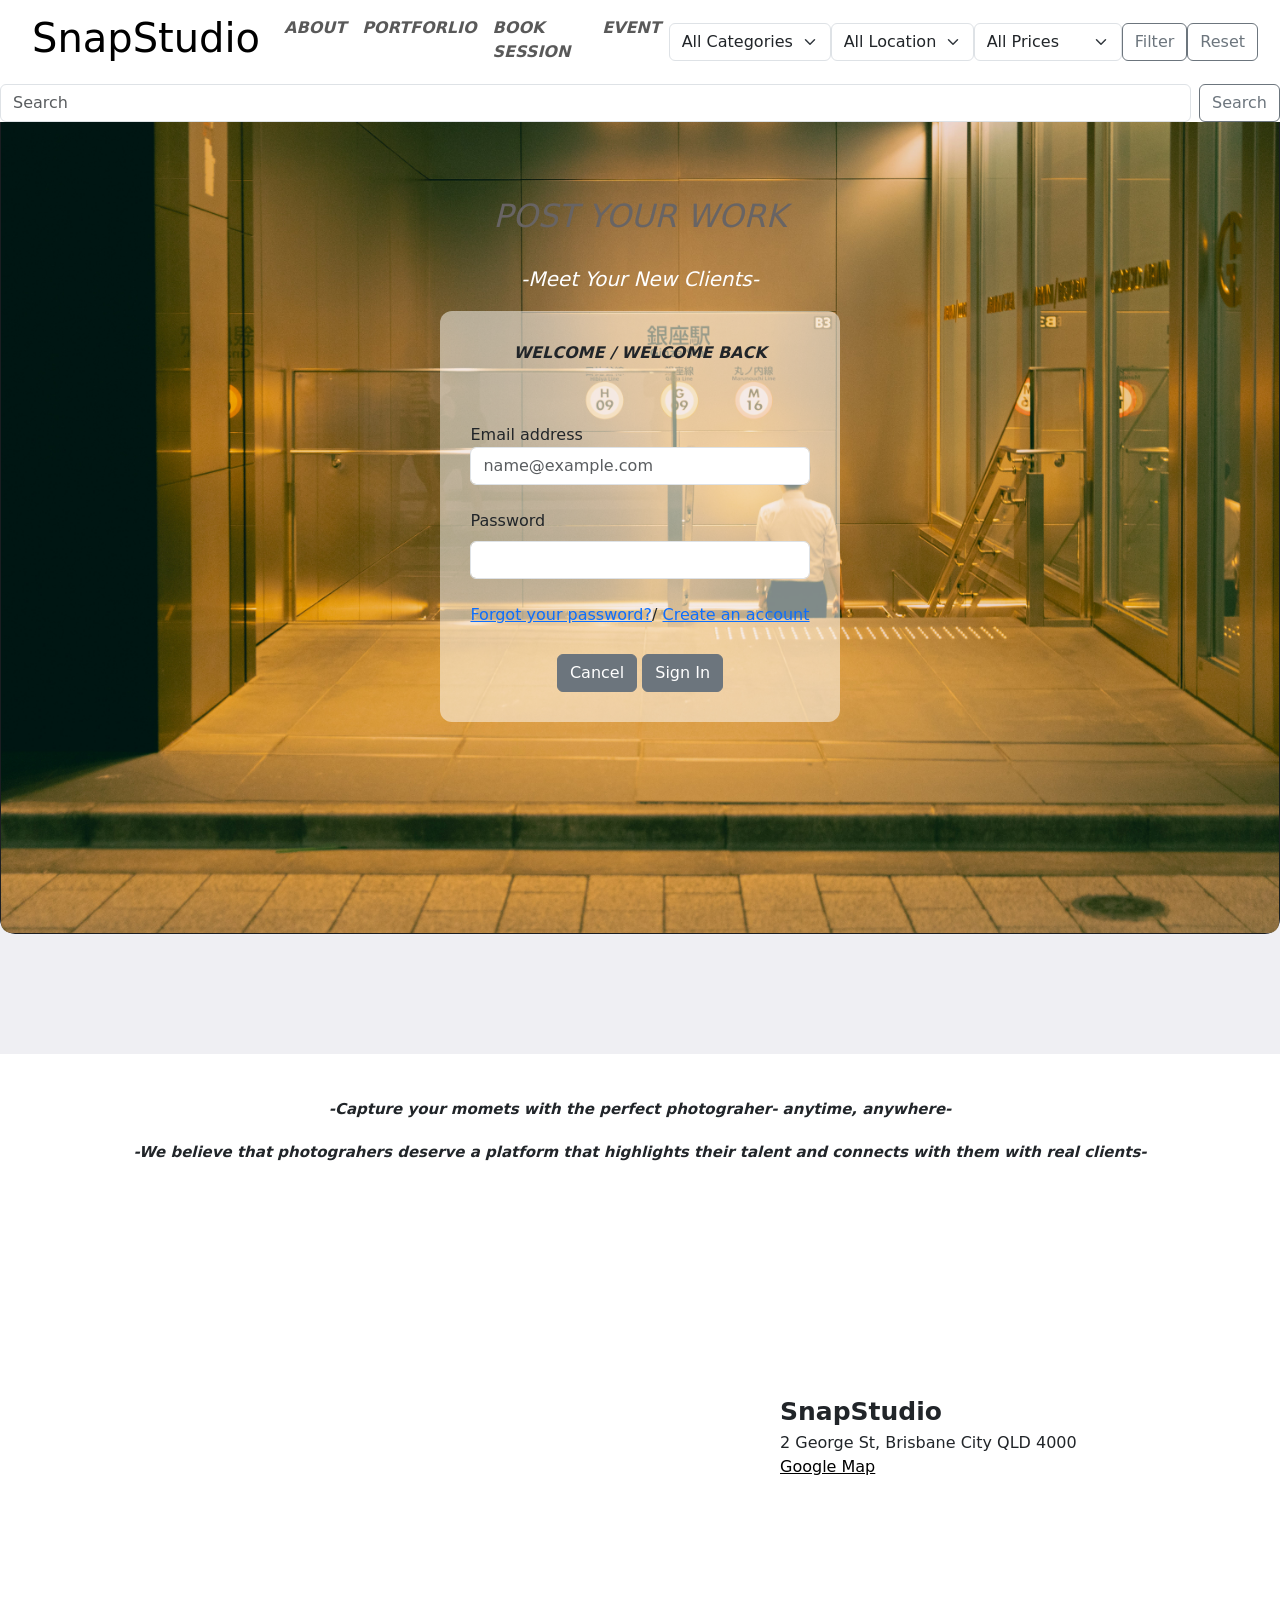
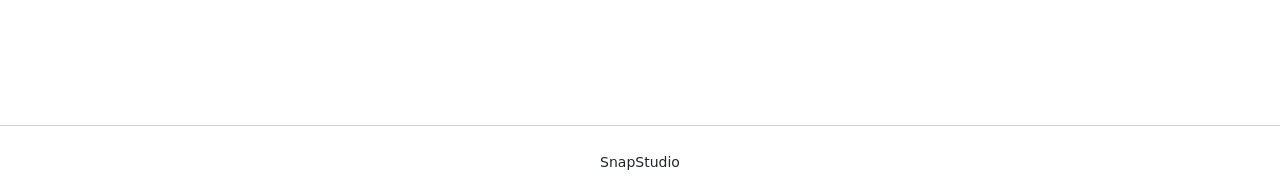
<file: login.html>
<!DOCTYPE html>
<html lang="en">
<head>
    <meta charset="UTF-8">
    <meta name="description" content="Photography App">
    <!-- Required meta tags -->
    <meta name="viewport" content="width=device-width, initial-scale=1.0">
    <title>Photography Studio</title>
    <!-- Bootstrap CSS -->
    <link href="https://cdn.jsdelivr.net/npm/bootstrap@5.3.3/dist/css/bootstrap.min.css" rel="stylesheet" integrity="sha384-QWTKZyjpPEjISv5WaRU9OFeRpok6YctnYmDr5pNlyT2bRjXh0JMhjY6hW+ALEwIH" crossorigin="anonymous">
    <!-- My CSS file link -->
    <link rel="stylesheet" type="text/css" href="css/style.css"> 
</head>
<body>
    <header>
        <nav class="navbar navbar-expand-xl navbar-light" style="background-color: white;">
            <div class="container-fluid">
                <a class="navbar-brand" href="index.html"><h1 class="company_name">SnapStudio</h1></a>
                <button class="navbar-toggler" type="button" data-bs-toggle="collapse" data-bs-target="#navbarLight" aria-controls="navbarLight" aria-expanded="false" aria-label="Toggle navigation">
                <span class="navbar-toggler-icon"></span>
                </button>
                <div class="collapse navbar-collapse show" id="navbarLight">
                    <ul class="navbar-nav me-auto mb-2 mb-xl-0">
                        <li class="nav-item">
                            <a class="nav-link" href="index.html">ABOUT</a>
                        </li>
                        <li class="nav-item dropdown">
                            <a class="nav-link" data-bs-toggle="dropdown" href="#" role="button" aria-expanded="false">PORTFORLIO</a>
                            <ul class="dropdown-menu">
                            <li><a class="dropdown-item" href="vendor_gallery.html">VISIT SHOWCASE</a></li>
                            <li><a class="dropdown-item" href="login.html">POST YOUR WORK</a></li>
                            </ul>
                        </li>                  
                        <li class="nav-item">
                            <a class="nav-link" href=" item_details.html">BOOK SESSION</a>
                        </li>
                        <li class="nav-item">
                            <a class="nav-link" href="event.html">EVENT</a>
                        </li>  
                    </ul>
                    <!-- filter function -->
                     <section class="filter-bar">
                        <form action="#" class="d-flex justify-content-center">
                            <select name="#" id="filterCategory" class="form-select w-auto">
                                <option value="all">All Categories</option>
                                <option value="portrait">Portrait</option>
                                <option value="fashion">Fashion</option>
                                <option value="wedding">Wedding</option>
                                <option value="landscape">Landscape</option>
                                <option value="nature">Nature</option>
                                <option value="traditional">Traditional</option>
                                <!-- add more if you need -->
                            </select>

                            <select name="#" id="filterLocation" class="form-select w-auto">
                                <option value="all">All Location</option>
                                <option value="brisbane">Brisbane</option>
                                <option value="sydney">Sydney</option>
                                <option value="melbourne">Melbourne</option>
                                <option value="goldcoast">Gold Coast</option>
                                <option value="online">Online</option>
                                <!-- add more locations if you need -->
                            </select>

                            <select name="#" id="filterPrice" class="form-select w-auto">
                                <option value="all">All Prices</option>
                                <option value="low">- $200</option>
                                <option value="mid">$200-$500</option>
                                <option value="high">$500-$1000</option>
                                <option value="premium">$1000+</option>                           
                            </select>

                            <button class="btn btn-outline-secondary" type="submit">Filter</button>
                            <button class="btn btn-outline-secondary" type="submit" style="margin-right: 10px;">Reset</button>
                        

                        </form>


                    </section>                    

                </div>
            </div>
        </nav>

                <div class="search-bar-header">
                <form class="d-flex">
                        <input class="form-control me-2" type="search" placeholder="Search" aria-label="Search">
                        <button class="btn btn-outline-secondary" type="submit">Search</button>
                </form>
            </div>
                    
        </header>


    <main>


        <div class="card bg-dark text-dark">
            <img src="img/login.jpg" class="card-img" alt="card-img-overlay">
                <div class="card-img-overlay">
                    <h2 class="home-main">POST YOUR WORK</h2><br>
                        <h5 class="main_card_text">-Meet Your New Clients-</h5>  
                       
                        <div class="login-section">

                            
                            <form action="#" class="login-form">
                                <p class="login-main">WELCOME / WELCOME BACK</p>

                                <label for="formControlInput" class="email">Email address</label>
                                <input type="email" class="form-control" id="formControlInput" placeholder="name@example.com"> <br>

                                <label for="formControlInput" class="form-label">Password</label>
                                <input type="password" class="form-control" id="formControlInput" placeholder="">
                                
                                <br> 

                                <a href="#" class="new-info">Forgot your password?</a>/
                                <a href="#" class="new-info">Create an account</a> <br><br>


                                <div class="text-center" style="margin-top: 3px;">
                                <a href="index.html" class="btn btn-secondary" type="cancel">Cancel</a>
                                <a href="vendor_management.html" type="submit" class="btn btn-secondary">Sign In</a>
                                </div>

                            </form>

                        </div>

                </div> 

               
        </div>


<br><br><br><br><br>

    </main>

 <footer class="footer"> <br>

         <div class="footer-text">
            <p>-Capture your momets with the perfect photograher- anytime, anywhere-</p>
        </div>
        
         <div class="footer-text">
            <p>-We believe that photograhers deserve a platform that highlights their talent and connects with them with real clients-</p>
        </div>

        <figure class="footer-map">

            <iframe src="https://www.google.com/maps/embed?pb=!1m18!1m12!1m3!1d226315.1313995176!2d152.89520456517135!3d-27.58813682063711!2m3!1f0!2f0!3f0!3m2!1i1024!2i768!4f13.1!3m3!1m2!1s0x6b915a104c721d41%3A0xaeb9c00d1ef00171!2sQUT%20Gardens%20Point%20Campus!5e0!3m2!1sen!2sau!4v1755362660096!5m2!1sen!2sau" width="600" height="450" style="border:0;" allowfullscreen="" loading="lazy" referrerpolicy="no-referrer-when-downgrade"></iframe>            <figcaption class="footer-mapinfo">
                

                <div class="footer-maplogo">
                    SnapStudio
                </div>
                <address class="footer-mapaddress">
                    2 George St, Brisbane City QLD 4000 <br>
                    <a href="https://www.google.com/maps/place/QUT+Gardens+Point+Campus/@-27.4778241,153.024911,16z/data=!3m1!4b1!4m6!3m5!1s0x6b915a104c721d41:0xaeb9c00d1ef00171!8m2!3d-27.4778241!4d153.0274859!16zL20vMDFjNTdu?entry=ttu&g_ep=EgoyMDI1MDcyNy4wIKXMDSoASAFQAw%3D%3D" target="_blank">Google Map</a>

                </address>
            </figcaption>

        </figure>


        <hr class="footer-line">
        <small class="footer-copy">SnapStudio</small>

    </footer>
    <!-- Bootstrap JS -->
    <script src="https://cdn.jsdelivr.net/npm/bootstrap@5.3.3/dist/js/bootstrap.bundle.min.js" integrity="sha384-YvpcrYf0tY3lHB60NNkmXc5s9fDVZLESaAA55NDzOxhy9GkcIdslK1eN7N6jIeHz" crossorigin="anonymous"></script>
</body>
</html>
</file>
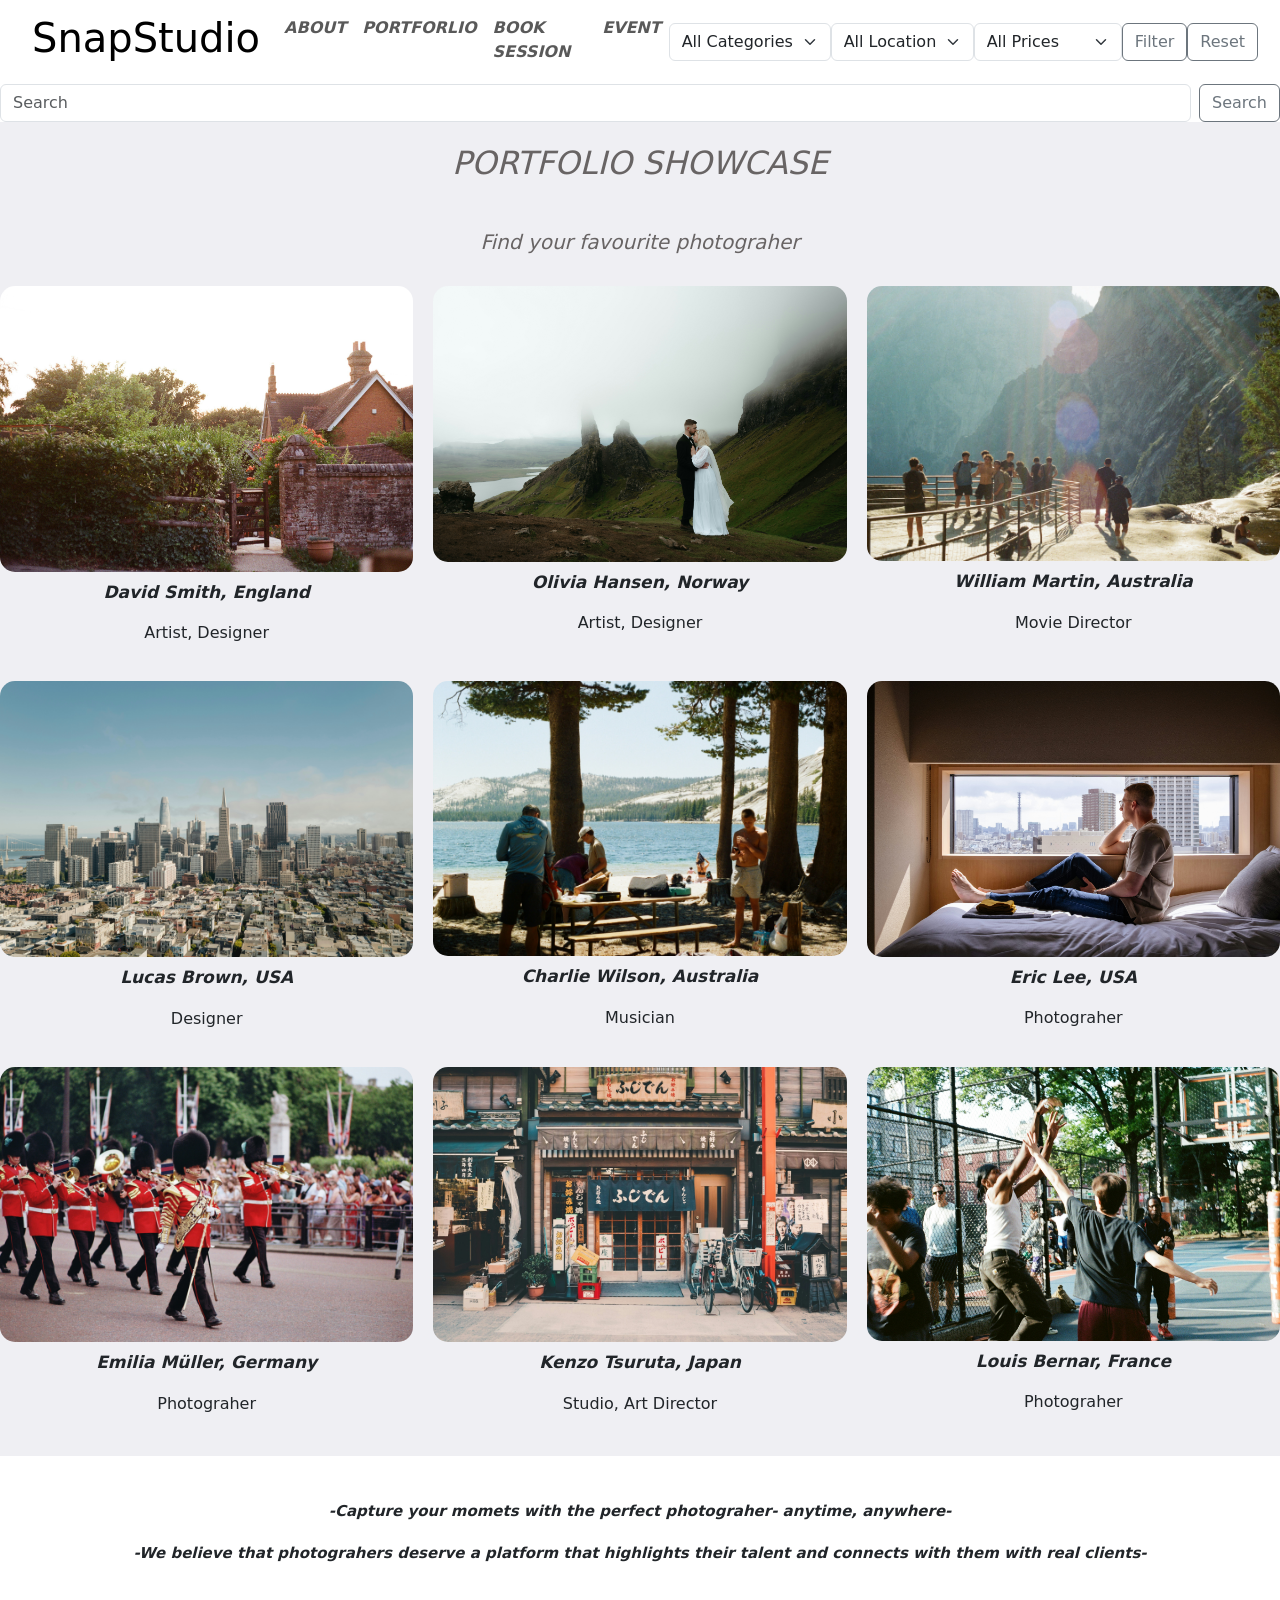
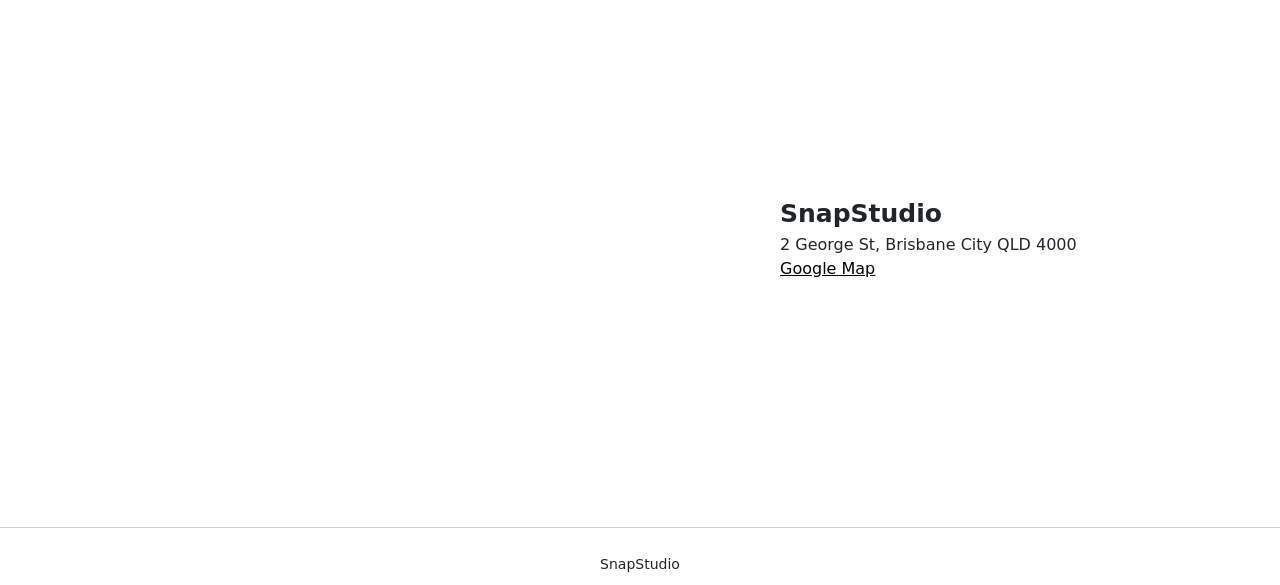
<file: vendor_gallery.html>
<!DOCTYPE html>
<html lang="en">
<head>
    <meta charset="UTF-8">
    <meta name="description" content="Photography App">
    <!-- Required meta tags -->
    <meta name="viewport" content="width=device-width, initial-scale=1.0">
    <title>Vendor Gallery</title>
    <!-- Bootstrap CSS -->
    <link href="https://cdn.jsdelivr.net/npm/bootstrap@5.3.3/dist/css/bootstrap.min.css" rel="stylesheet" integrity="sha384-QWTKZyjpPEjISv5WaRU9OFeRpok6YctnYmDr5pNlyT2bRjXh0JMhjY6hW+ALEwIH" crossorigin="anonymous">
    <!-- My CSS file link -->
    <link rel="stylesheet" type="text/css" href="css/style.css"> 
</head>
<body>
    <header>
        <nav class="navbar navbar-expand-xl navbar-light" style="background-color: white;">
            <div class="container-fluid">
                <a class="navbar-brand" href="index.html"><h1 class="company_name">SnapStudio</h1></a>
                <button class="navbar-toggler" type="button" data-bs-toggle="collapse" data-bs-target="#navbarLight" aria-controls="navbarLight" aria-expanded="false" aria-label="Toggle navigation">
                <span class="navbar-toggler-icon"></span>
                </button>
                <div class="collapse navbar-collapse show" id="navbarLight">
                    <ul class="navbar-nav me-auto mb-2 mb-xl-0">
                        <li class="nav-item">
                            <a class="nav-link" href="index.html">ABOUT</a>
                        </li>
                        <li class="nav-item dropdown">
                            <a class="nav-link" data-bs-toggle="dropdown" href="#" role="button" aria-expanded="false">PORTFORLIO</a>
                            <ul class="dropdown-menu">
                            <li><a class="dropdown-item" href="vendor_gallery.html">VISIT SHOWCASE</a></li>
                            <li><a class="dropdown-item" href="login.html">POST YOUR WORK</a></li>
                            </ul>
                        </li>                  
                        <li class="nav-item">
                            <a class="nav-link" href=" item_details.html">BOOK SESSION</a>
                        </li>
                        <li class="nav-item">
                            <a class="nav-link" href="event.html">EVENT</a>
                        </li>  
                    </ul>
                    <!-- filter function -->
                     <section class="filter-bar">
                        <form action="#" class="d-flex justify-content-center">
                            <select name="#" id="filterCategory" class="form-select w-auto">
                                <option value="all">All Categories</option>
                                <option value="portrait">Portrait</option>
                                <option value="fashion">Fashion</option>
                                <option value="wedding">Wedding</option>
                                <option value="landscape">Landscape</option>
                                <option value="nature">Nature</option>
                                <option value="traditional">Traditional</option>
                                <!-- add more if you need -->
                            </select>

                            <select name="#" id="filterLocation" class="form-select w-auto">
                                <option value="all">All Location</option>
                                <option value="brisbane">Brisbane</option>
                                <option value="sydney">Sydney</option>
                                <option value="melbourne">Melbourne</option>
                                <option value="goldcoast">Gold Coast</option>
                                <option value="online">Online</option>
                                <!-- add more locations if you need -->
                            </select>

                            <select name="#" id="filterPrice" class="form-select w-auto">
                                <option value="all">All Prices</option>
                                <option value="low">- $200</option>
                                <option value="mid">$200-$500</option>
                                <option value="high">$500-$1000</option>
                                <option value="premium">$1000+</option>                           
                            </select>

                            <button class="btn btn-outline-secondary" type="submit">Filter</button>
                            <button class="btn btn-outline-secondary" type="submit" style="margin-right: 10px;">Reset</button>
                        

                        </form>


                    </section>                    

                </div>
            </div>
        </nav>

                <div class="search-bar-header">
                <form class="d-flex">
                        <input class="form-control me-2" type="search" placeholder="Search" aria-label="Search">
                        <button class="btn btn-outline-secondary" type="submit">Search</button>
                </form>
            </div>
                    
        </header>

    
<br>

    <main>
        <h2 class="main_text">PORTFOLIO SHOWCASE</h2>
        <h5 class="main_text">Find your favourite photograher</h5>

        <br>
        
        <div class="portfolio-grid">
            <div class="portfolio-item">
                <a href="item_details.html">
                    <img src="img/portfolio1.jpg" alt="">
                    <div class="overlay">
                        <p>David Smith from Manchester, England. He started taking photos when he was 12 years old because of he's father. He's style is capturing a normal life and focusing on people.  <br>
                            Available time: <br>
                            10:00am-3:00pm <br> September 1-15 2025
                        </p>
                    </div>
                </a>
                <p class="portfolio-topcaption">David Smith, England</p>
                <p class="portfolio-caption">Artist, Designer</p>
            </div>
            <div class="portfolio-item">
                <a href="item_details.html">
                    <img src="img/portfolio2.jpg" alt="">
                    <div class="overlay">
                        <p>Olivia Hanse from Oslo, Norway. Her style is inspired by famous Norwegian photographer Anders Beer Wilse. Her style is capturing landscape photography, documenting Norway's natural and urban life. <br>
                            Available time: <br>
                            10:00am-3:00pm <br> July 15-30 2025
                        </p>
                    </div>
                </a>
                <p class="portfolio-topcaption">Olivia Hansen, Norway</p>
                <p class="portfolio-caption">Artist, Designer</p>
            </div>
            <div class="portfolio-item">
                <a href="item_details.html">
                    <img src="img/portfolio3.jpg" alt="">
                    <div class="overlay">
                        <p>William Martin from Sydney, Australia. He creates films that blend natural landscapes with human stories. His directing is inspired by European cinema and focuses on capturing real emotions. <br>
                            Available time: <br>
                            10:00am-3:00pm <br> April 1-10 2025
                        </p>
                    </div>
                </a>
                <p class="portfolio-topcaption">William Martin, Australia</p>
                <p class="portfolio-caption">Movie Director</p>
            </div>
            <div class="portfolio-item">
                <a href="item_details.html">
                    <img src="img/portfolio4.jpg" alt="">
                    <div class="overlay">
                        <p>Lucas Brown from Los Angeles, USA. He combines urban street culture with modern design. His style is bold, minimal, and deeply connected to everyday life.     <br>                       
                            Available time: <br>
                            10:00am-3:00pm <br> May 5-10s 2025
                        </p>
                    </div>
                
                </a>
                <p class="portfolio-topcaption">Lucas Brown, USA</p>
                <p class="portfolio-caption">Designer</p>
            </div>
            <div class="portfolio-item">
                <a href="item_details.html">
                    <img src="img/portfolio5.jpg" alt="">
                    <div class="overlay">
                        <p>Charlie Wilson from Melbourne, Australia. He writes indie-folk songs shaped by Australian landscapes. His music tells stories that create lasting emotional connections.       <br>                           
                             Available time: <br>
                            10:00am-3:00pm <br> March 18-25 2025
                        </p>
                    </div>
                </a>
                <p class="portfolio-topcaption">Charlie Wilson, Australia</p>
                <p class="portfolio-caption">Musician</p>
            </div>
            <div class="portfolio-item">
                <a href="item_details.html">
                    <img src="img/portfolio6.jpg" alt="">
                    <div class="overlay">
                         <p>Eric Lee from New York, USA. He captures hidden moments in busy urban life. His photography highlights fleeting expressions and human connections.    <br>                        
                            Available time: <br>
                            10:00am-3:00pm <br> June 11-15 2025
                        </p>
                    </div>
                </a>
                <p class="portfolio-topcaption">Eric Lee, USA</p>
                <p class="portfolio-caption">Photograher</p>
            </div>
            <div class="portfolio-item">
                <a href="item_details.html">
                    <img src="img/portfolio7.jpg" alt="">
                    <div class="overlay">
                        <p>Emilia Müller from Berlin, Germany. She focuses on intimate portrait photography. Her work is poetic, highlighting authenticity and individuality.   <br>                                 
                            Available time: <br>
                            10:00am-3:00pm <br> Octorber 25-31 2025
                        </p>
                    </div>
                </a>
                <p class="portfolio-topcaption">Emilia Müller, Germany</p>
                <p class="portfolio-caption">Photograher</p>
            </div>
            <div class="portfolio-item">
                <a href="item_details.html">
                    <img src="img/portfolio8.jpg" alt="">
                    <div class="overlay">
                        <p>Kenzo Tsuruta from Tokyo, Japan. He blends tradition with modern design. His art direction balances cultural heritage with creative innovation.  <br>                          
                            Available time: <br>
                            10:00am-3:00pm <br> January 23-29 2025
                        </p>
                    </div>
                </a>
                <p class="portfolio-topcaption">Kenzo Tsuruta, Japan</p>
                <p class="portfolio-caption">Studio, Art Director </p>
            </div>
            <div class="portfolio-item">
                <a href="item_details.html">
                    <img src="img/portfolio9.jpg" alt="">
                    <div class="overlay">
                        <p>Louis Bernar from Paris, France. He tells stories through documentary photography. He captures the bond between people and their surroundings.   <br>                         
                            Available time: <br>
                            10:00am-3:00pm <br> August 4-15 2025
                        </p>
                    </div>
                </a>
                <p class="portfolio-topcaption">Louis Bernar, France</p>
                <p class="portfolio-caption">Photograher</p>
            </div>

            <!-- add more phothograhers if you needed  -->
        </div>

    </main>

    <br>

 <footer class="footer"> <br>

         <div class="footer-text">
            <p>-Capture your momets with the perfect photograher- anytime, anywhere-</p>
        </div>
        
         <div class="footer-text">
            <p>-We believe that photograhers deserve a platform that highlights their talent and connects with them with real clients-</p>
        </div>

        <figure class="footer-map">

            <iframe src="https://www.google.com/maps/embed?pb=!1m18!1m12!1m3!1d226315.1313995176!2d152.89520456517135!3d-27.58813682063711!2m3!1f0!2f0!3f0!3m2!1i1024!2i768!4f13.1!3m3!1m2!1s0x6b915a104c721d41%3A0xaeb9c00d1ef00171!2sQUT%20Gardens%20Point%20Campus!5e0!3m2!1sen!2sau!4v1755362660096!5m2!1sen!2sau" width="600" height="450" style="border:0;" allowfullscreen="" loading="lazy" referrerpolicy="no-referrer-when-downgrade"></iframe>            <figcaption class="footer-mapinfo">
                

                <div class="footer-maplogo">
                    SnapStudio
                </div>
                <address class="footer-mapaddress">
                    2 George St, Brisbane City QLD 4000 <br>
                    <a href="https://www.google.com/maps/place/QUT+Gardens+Point+Campus/@-27.4778241,153.024911,16z/data=!3m1!4b1!4m6!3m5!1s0x6b915a104c721d41:0xaeb9c00d1ef00171!8m2!3d-27.4778241!4d153.0274859!16zL20vMDFjNTdu?entry=ttu&g_ep=EgoyMDI1MDcyNy4wIKXMDSoASAFQAw%3D%3D" target="_blank">Google Map</a>

                </address>
            </figcaption>

        </figure>





        <hr class="footer-line">
        <small class="footer-copy">SnapStudio</small>

    </footer>

    <script src="https://cdn.jsdelivr.net/npm/bootstrap@5.3.3/dist/js/bootstrap.bundle.min.js" integrity="sha384-YvpcrYf0tY3lHB60NNkmXc5s9fDVZLESaAA55NDzOxhy9GkcIdslK1eN7N6jIeHz" crossorigin="anonymous"></script>
    
</body>
</html>
</file>
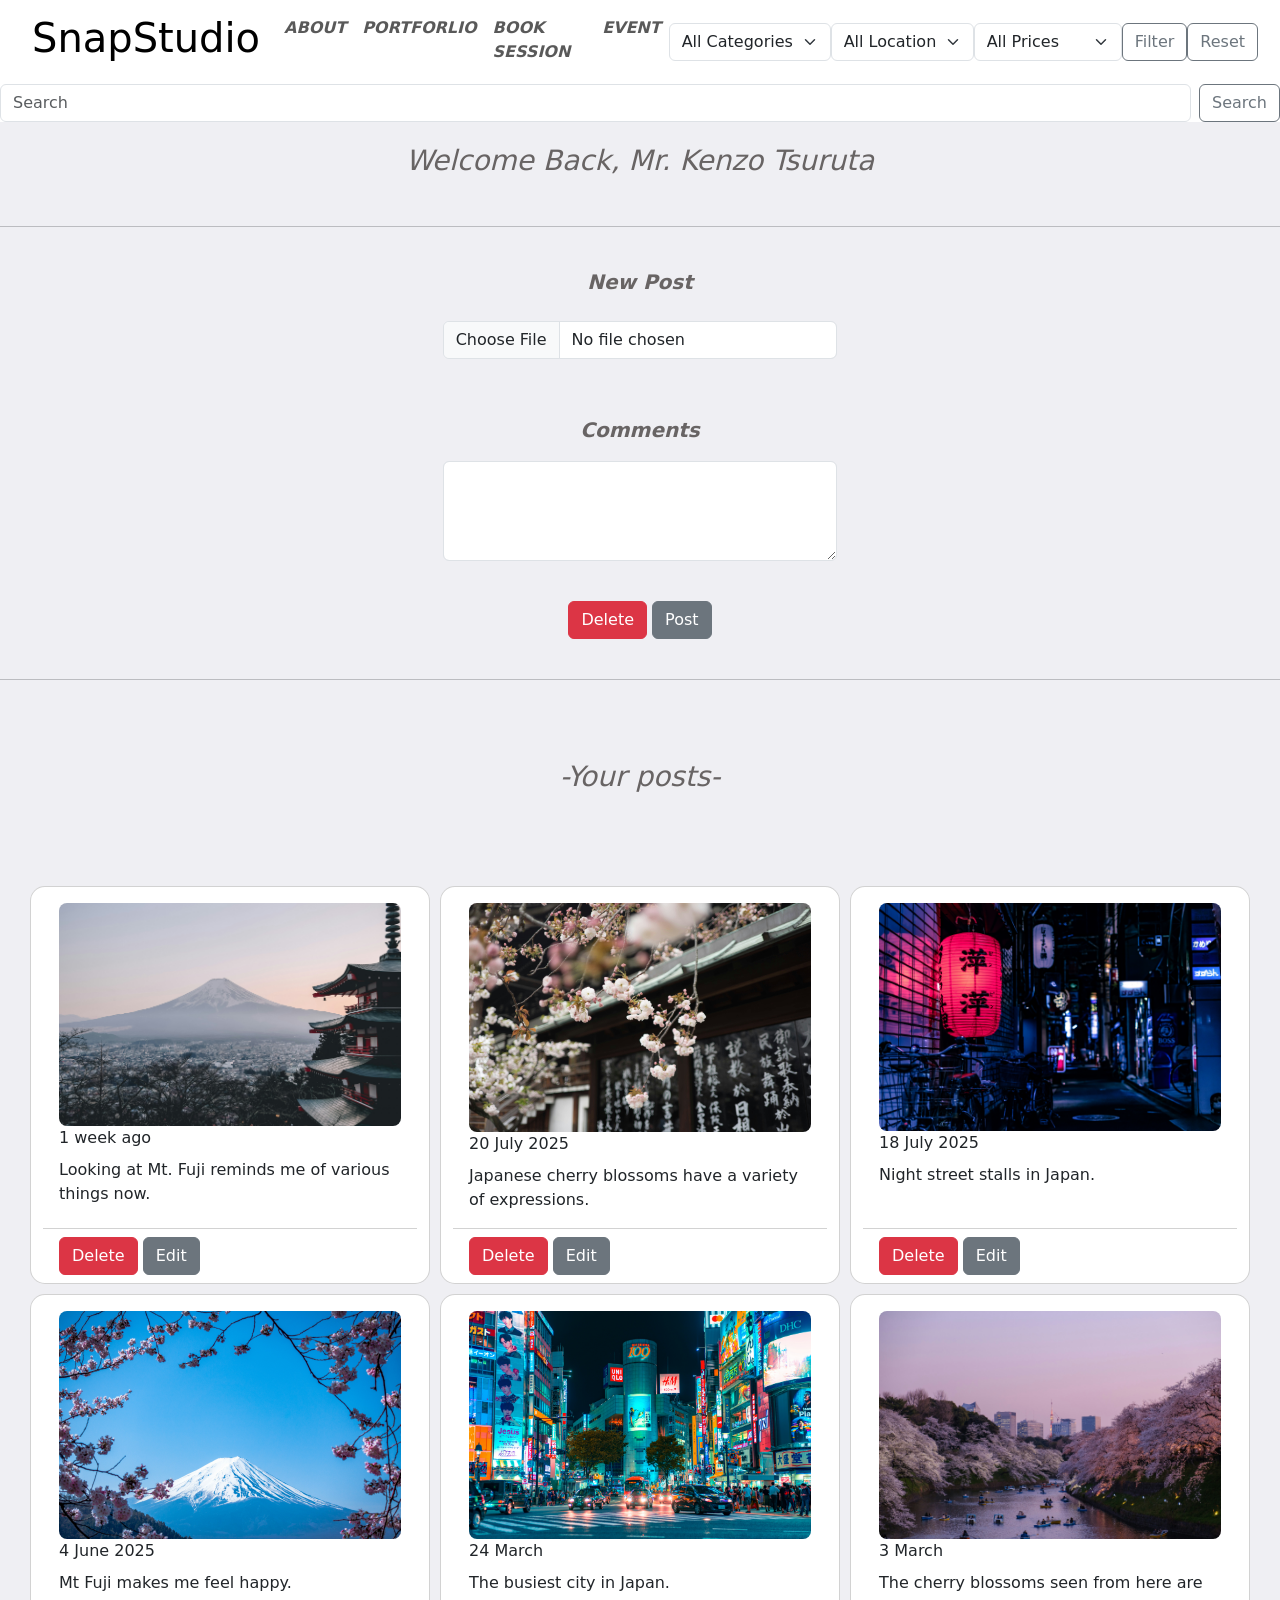
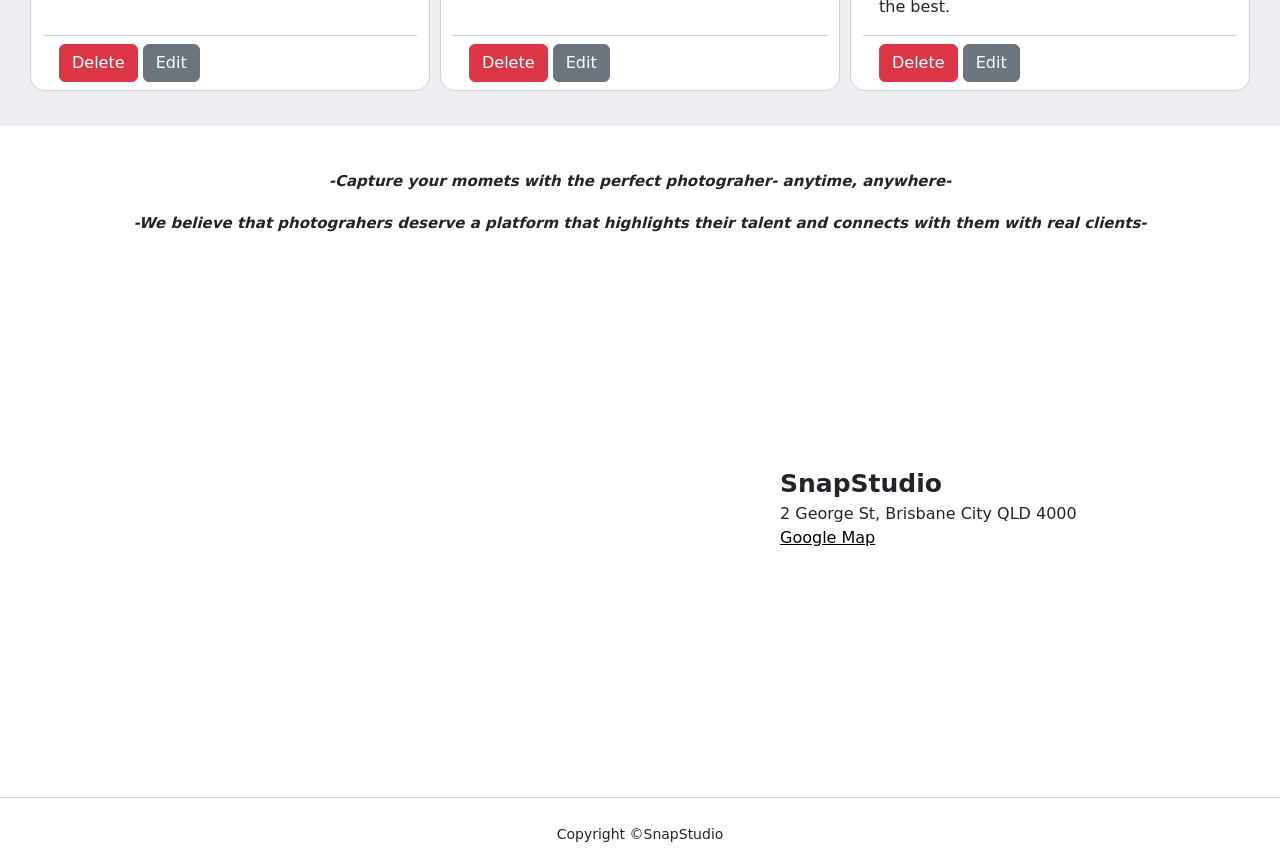
<file: vendor_management.html>
<!DOCTYPE html>
<html lang="en">
<head>
    <meta charset="UTF-8">
    <meta name="description" content="Photography App">
    <!-- Required meta tags -->
    <meta name="viewport" content="width=device-width, initial-scale=1.0">
    <title>Vendor Management</title>
    <!-- Bootstrap CSS -->
    <link href="https://cdn.jsdelivr.net/npm/bootstrap@5.3.3/dist/css/bootstrap.min.css" rel="stylesheet" integrity="sha384-QWTKZyjpPEjISv5WaRU9OFeRpok6YctnYmDr5pNlyT2bRjXh0JMhjY6hW+ALEwIH" crossorigin="anonymous">
    <!-- My CSS file link -->
    <link rel="stylesheet" type="text/css" href="css/style.css"> 
</head>
<body>
    <header>
        <nav class="navbar navbar-expand-xl navbar-light" style="background-color: white;">
            <div class="container-fluid">
                <a class="navbar-brand" href="index.html"><h1 class="company_name">SnapStudio</h1></a>
                <button class="navbar-toggler" type="button" data-bs-toggle="collapse" data-bs-target="#navbarLight" aria-controls="navbarLight" aria-expanded="false" aria-label="Toggle navigation">
                <span class="navbar-toggler-icon"></span>
                </button>
                <div class="collapse navbar-collapse show" id="navbarLight">
                    <ul class="navbar-nav me-auto mb-2 mb-xl-0">
                        <li class="nav-item">
                            <a class="nav-link" href="index.html">ABOUT</a>
                        </li>
                        <li class="nav-item dropdown">
                            <a class="nav-link" data-bs-toggle="dropdown" href="#" role="button" aria-expanded="false">PORTFORLIO</a>
                            <ul class="dropdown-menu">
                            <li><a class="dropdown-item" href="vendor_gallery.html">VISIT SHOWCASE</a></li>
                            <li><a class="dropdown-item" href="login.html">POST YOUR WORK</a></li>
                            </ul>
                        </li>                  
                        <li class="nav-item">
                            <a class="nav-link" href=" item_details.html">BOOK SESSION</a>
                        </li>
                        <li class="nav-item">
                            <a class="nav-link" href="event.html">EVENT</a>
                        </li>  
                    </ul>
                    <!-- filter function -->
                     <section class="filter-bar">
                        <form action="#" class="d-flex justify-content-center">
                            <select name="#" id="filterCategory" class="form-select w-auto">
                                <option value="all">All Categories</option>
                                <option value="portrait">Portrait</option>
                                <option value="fashion">Fashion</option>
                                <option value="wedding">Wedding</option>
                                <option value="landscape">Landscape</option>
                                <option value="nature">Nature</option>
                                <option value="traditional">Traditional</option>
                                <!-- add more if you need -->
                            </select>

                            <select name="#" id="filterLocation" class="form-select w-auto">
                                <option value="all">All Location</option>
                                <option value="brisbane">Brisbane</option>
                                <option value="sydney">Sydney</option>
                                <option value="melbourne">Melbourne</option>
                                <option value="goldcoast">Gold Coast</option>
                                <option value="online">Online</option>
                                <!-- add more locations if you need -->
                            </select>

                            <select name="#" id="filterPrice" class="form-select w-auto">
                                <option value="all">All Prices</option>
                                <option value="low">- $200</option>
                                <option value="mid">$200-$500</option>
                                <option value="high">$500-$1000</option>
                                <option value="premium">$1000+</option>                           
                            </select>

                            <button class="btn btn-outline-secondary" type="submit">Filter</button>
                            <button class="btn btn-outline-secondary" type="submit" style="margin-right: 10px;">Reset</button>
                        

                        </form>


                    </section>                    

                </div>
            </div>
        </nav>

                <div class="search-bar-header">
                <form class="d-flex">
                        <input class="form-control me-2" type="search" placeholder="Search" aria-label="Search">
                        <button class="btn btn-outline-secondary" type="submit">Search</button>
                </form>
            </div>
                    
        </header>

    <main>
             
        <br>

        <div class="main_text">
            <h3>Welcome Back, Mr. Kenzo Tsuruta</h3>
        </div>

<br>
<hr>
<br>

<!-- posting new photos section  -->

        <div class="new-post text-center">
            <form action="#">
                <label for="formFile" class="form-label" style="font-style: italic; font-weight: bold; font-size: 20px; color: rgb(104, 100, 100);">New Post</label>

                <div class="mx-auto col-lg-4 col-md-6 col-10 p-3">
                <input class="form-control" type="file" id="formFile"><br>
                </div>
                    <div class="form-floating mx-auto col-lg-4 col-md-6 col-10 p-3">
                      <p style="font-style: italic; font-weight: bold; font-size: 20px; color: rgb(104, 100, 100);">Comments</p>
                      <textarea class="form-control" placeholder="Leave a comment here" id="floatingTextarea" style="height: 100px"></textarea>
                    </div><br>
                    <div class="text-center">
                        <button class="btn btn-danger">Delete</button>
                        <button type="submit" class="btn btn-secondary">Post</button>
                    </div>
            </form>
        </div>

        <br>
        <hr>
        <br>
        <div class="main_text">
            <h3>-Your posts-</h3>
        </div>

    <div class="container-fluid" style="padding:15px;">

        <div class="row justify-content-center cardholder" style="margin-top:50px;padding:15px;">

            <div class="card photo_card">
              <div class="card-body">
                <img src="img/vendormanagement1.jpg" class="card-img-top" alt=""><br>
                <p class="card-title">1 week ago</p>
                <p class="card-text">Looking at Mt. Fuji reminds me of various things now.</p>
              </div>
              <div class="card-footer bg-transparent">
                

                
                <a href="#"><button type="button" class="btn btn-danger buttonstyle">Delete</button></a>
                <a href="#"><button type="button" class="btn btn-secondary buttonstyle">Edit</button></a>
              </div>
            </div>

            <div class="card photo_card">
              <div class="card-body">
                <img src="img/vendormanagement2.jpg" class="card-img-top" alt=""><br>

                <p class="card-title">20 July 2025</p>
                <p class="card-text">Japanese cherry blossoms have a variety of expressions. </p>
              </div>
              <div class="card-footer bg-transparent">
                
                

               
                <a href="#"><button type="button" class="btn btn-danger buttonstyle">Delete</button></a>
                <a href="#"><button type="button" class="btn btn-secondary buttonstyle">Edit</button></a>
              </div>
            </div>

            <div class="card photo_card">
              <div class="card-body">
                <img src="img/vendormanagement3.jpg" class="card-img-top" alt=""><br>
                <p class="card-title">18 July 2025</p>
                <p class="card-text">Night street stalls in Japan.</p>
              </div>
              <div class="card-footer bg-transparent">

                <a href="#"><button type="button" class="btn btn-danger buttonstyle">Delete</button></a>
                <a href="#"><button type="button" class="btn btn-secondary buttonstyle">Edit</button></a>
              </div>
            </div>

            <div class="card photo_card">
              <div class="card-body">
                <img src="img/vendormanagement4.jpg" class="card-img-top" alt=""><br>
                <p class="card-title">4 June 2025</p>
                <p class="card-text">Mt Fuji makes me feel happy.</p>
              </div>
              <div class="card-footer bg-transparent">

                
                <a href="#"><button type="button" class="btn btn-danger buttonstyle">Delete</button></a>
                <a href="#"><button type="button" class="btn btn-secondary buttonstyle">Edit</button></a>
              </div>
            </div>

            <div class="card photo_card">
              <div class="card-body">
                <img src="img/vendormanagement5.jpg" class="card-img-top" alt=""><br>
                <p class="card-title">24 March</p>
                <p class="card-text">The busiest city in Japan.</p>
              </div>
              <div class="card-footer bg-transparent">

             
                <a href="#"><button type="button" class="btn btn-danger buttonstyle">Delete</button></a>
                <a href="#"><button type="button" class="btn btn-secondary buttonstyle">Edit</button></a>
              </div>
            </div>

            <div class="card photo_card">
              <div class="card-body">
                <img src="img/vendormanagement6.jpg" class="card-img-top" alt=""><br>
                <p class="card-title">3 March</p>
                <p class="card-text">The cherry blossoms seen from here are the best.</p>
              </div>
              <div class="card-footer bg-transparent">

            
                <a href="#"><button type="button" class="btn btn-danger buttonstyle">Delete</button></a>
                <a href="#"><button type="button" class="btn btn-secondary buttonstyle">Edit</button></a>
              </div>
            </div>


        </div>

    </div>

    </main>


 <footer class="footer"> <br>

         <div class="footer-text">
            <p>-Capture your momets with the perfect photograher- anytime, anywhere-</p>
        </div>
        
         <div class="footer-text">
            <p>-We believe that photograhers deserve a platform that highlights their talent and connects with them with real clients-</p>
        </div>

        <figure class="footer-map">

            <iframe src="https://www.google.com/maps/embed?pb=!1m18!1m12!1m3!1d226315.1313995176!2d152.89520456517135!3d-27.58813682063711!2m3!1f0!2f0!3f0!3m2!1i1024!2i768!4f13.1!3m3!1m2!1s0x6b915a104c721d41%3A0xaeb9c00d1ef00171!2sQUT%20Gardens%20Point%20Campus!5e0!3m2!1sen!2sau!4v1755362660096!5m2!1sen!2sau" width="600" height="450" style="border:0;" allowfullscreen="" loading="lazy" referrerpolicy="no-referrer-when-downgrade"></iframe>            <figcaption class="footer-mapinfo">
                

                <div class="footer-maplogo">
                    SnapStudio
                </div>
                <address class="footer-mapaddress">
                    2 George St, Brisbane City QLD 4000 <br>
                    <a href="https://www.google.com/maps/place/QUT+Gardens+Point+Campus/@-27.4778241,153.024911,16z/data=!3m1!4b1!4m6!3m5!1s0x6b915a104c721d41:0xaeb9c00d1ef00171!8m2!3d-27.4778241!4d153.0274859!16zL20vMDFjNTdu?entry=ttu&g_ep=EgoyMDI1MDcyNy4wIKXMDSoASAFQAw%3D%3D" target="_blank">Google Map</a>

                </address>
            </figcaption>

        </figure>





        <hr class="footer-line">
        <small class="footer-copy">Copyright ©SnapStudio</small>

    </footer>

    <script src="https://cdn.jsdelivr.net/npm/bootstrap@5.3.3/dist/js/bootstrap.bundle.min.js" integrity="sha384-YvpcrYf0tY3lHB60NNkmXc5s9fDVZLESaAA55NDzOxhy9GkcIdslK1eN7N6jIeHz" crossorigin="anonymous"></script>
    
</body>
</html>
</file>
<file: css/style.css>
.company_name {
    color: rgb(0, 0, 0);
    margin-left: 20px;
   
}

/* header */

header, nav {
    margin-bottom: 0;
    padding-bottom: 0;
    position: fixed;   
    top: 0;            
    left: 0;          
    width: 100%;       
    z-index: 10;       
}

.nav-item {
    font-weight: bold;
    border-bottom: 2px solid transparent;
    transition: border-color .25s;
}

.nav-link {
    border-bottom: 2px solid transparent;
    transition: border-color 0.25s;
    font-style: italic;
}

.nav-link:hover {
    border-bottom: 2px solid black;
}



@media (max-width: 768px) {
    .filter-bar {
        flex-direction: column;
        align-items: stretch;
    }

    .filter-bar, .form-select, .filter-bar button {
        width: 100%;
    }
    .filter-bar form {
        flex-direction: column;
    }
}

.search-bar-header {
    background-color: white;
}


body {
    margin: 0;
    padding: 0;
    padding-top: 80px; 
    background-color: rgb(239, 239, 243);
}

.search-bar {
    position: absolute;
    top: 60%;
    left: 50%;
    width: 50%;
    height: 50%;
    transform: translate(-50%, -50%);
    padding: 100px;
    border-radius: 5px;
}

/* below 768px, ssearch bar do not need to be on screen */
@media (max-width: 768px) {
    .search-bar{
       display: none; 
    } 
}


.main_text, .client-name {
    color: rgb(104, 100, 100);
    text-align: center;
    justify-content: center;
    font-style: italic;
    padding-top: 40px;
    
}

.home-main {
    color: rgb(104, 100, 100);
    text-align: center;
    justify-content: center;
    margin-top: 100px;
    font-style: italic;
}

/* About section */
.section-headline{
    text-align: center;
    font-size: 40px;
    margin: 10px 0 40px;
}


.card-group .card {
    margin: 0 10px;
}
.card-group {
    padding: 0 20px; /* make a space */
    justify-content: space-between;
}

.card-img {
    width: auto;
    height: auto;
    justify-content: center;
    border-radius: 10px;
    overflow: hidden;
}

.card {
    width: auto;
    height: auto;
    justify-content:space-between;
    border-radius: 15px;
    object-fit: cover;
}


.about-card {
    transition: transform 0.3s ease, box-shadow 0.3s ease;
    border-radius: 15px;
    overflow: hidden;
}

.about-card:hover {
    transform: scale(1.05);
    z-index: 1;
}

.event-card {
    transition: transform 0.3s ease, box-shadow 0.3s ease;
    border-radius: 15px;
    overflow: hidden;
}

.event-card:hover {
    transform: scale(1.05);
    z-index: 1;
}


/* main text */
.main_card_text {
    text-align: center;
    color: white;
    font-style: italic;
}


/* login */

.login-section {
    background-color: rgba(255, 255, 255, 0.5);
    padding: 30px;
    border-radius: 12px;
    max-width: 400px;
    min-width: auto;
    display: flex;
    margin: 20px auto;
    justify-content: center;

}

.email {
    margin-top: 8px;
}

.login-main{
    margin-bottom: 50px;
    text-align: center;
    font-style: italic;
    font-weight: bold;
}

@media (max-width: 768px){
    .login-section {
        position: static;
        background: #d7d7d7;
        padding: 12px;
    }
}

/* vendor gallery */

.portfolio-topcaption {
    text-align: center;
    margin-top: 8px;
    font-style: italic;
    font-weight: bold;
    font-size: 17px;
}

.portfolio-caption {
    text-align: center;
}



.portfolio-grid img {
    width: 100%;
    height: auto;
    border-radius: 15px;
    object-fit: cover;
    transition: transform 0.3s;
}

.portfolio-grid img:hover {
    transform: scale(0.5s);
}


/* Portfolio item overlay with description text on hover */
.portfolio-item {
    position: relative;
    overflow: hidden;
}

.portfolio-item .overlay {
    position: absolute;
    top: 0;
    left: 0;
    right: 0;
    bottom: 0;
    background: rgb(104, 100, 100);
    color: white;
    display: flex;
    align-items: center;
    justify-content: center;
    text-align: center;
    padding: 15px;
    opacity: 0;
    transition: 1.0s ease-in-out;
    border-radius: 15px;
    overflow: hidden;
}

.portfolio-item:hover .overlay {
    opacity: 1;
}

@media (max-width: 768px){
    .portfolio-item .overlay {
        position: relative;
        opacity: 1;
        background: rgb(104, 100, 100);
        color: white;
        padding: 12px;
        text-align: left;
    }
}

/* PC */
.portfolio-grid {
    display: grid;
    grid-template-columns: repeat(3, 1fr);
    gap: 20px;
}

/* Tablet and mobile */
@media (max-width: 1024px) {
    .portfolio-grid {
        grid-template-columns: repeat(2, 1fr);
    }
}

/* vendor management */

.flex_row {
    display: flex;
    flex-wrap: wrap;
    justify-content: center;
    padding: 5px;
    margin: 5px;
    flex-direction: row;
}

.flex_item {
    background-color: rgb(8, 95, 2, 0.5);
    text-align: center;
    text-wrap: wrap;
    padding: 5px;
    margin: 5px;
    width: 300px;
}

.flex_column {
    display: flex;
    flex-wrap: wrap;
    justify-content: center;
    padding: 5px;
    margin: 5px;
    flex-direction: column;
}

.photo_card {
    width: 25rem;
    margin:5px;
}

.cardholder {
    background-color:var(--alt-color);
}

.card-img-top {
    border-radius: 8px;
    
}

/* cheackout */
.checkout-container {
    display: flex;
    justify-content: space-between;
    gap: 40px;
    padding: 20px;
    margin: 40px auto;
    padding: 20px;
    background-color: #fff;
    border-radius: 10px;
    overflow: hidden;
    box-shadow: 0 4px 8px 0 rgba(0, 0, 0, 0.2), 0 6px 20px 0 rgba(0, 0, 0, 0.19)

}
@media (max-width:768px) {
    .checkout-container {
        flex-direction: column;
    }
}


/* space-between */
.checkout-left, .checkout-right {
    width: 100%;
}

.custom-btn {
    background-color: rgb(240, 240, 156);
    border-color: white;
    
}

.checkout-right {
    background:rgb(239, 239, 243);
    padding: 30px;
    border-radius: 15px;
    box-shadow: 0 4px 8px 0 rgba(0, 0, 0, 0.2), 0 6px 20px 0 rgba(0, 0, 0, 0.19)
    
} 




/* footer
 */
.footer {
    background-color: white;
    margin-bottom: 0;
    padding-bottom: 0;
}

.footer-text {
    margin-top: 20px;
    padding: 400x 15px;
    display: center;
    text-align: center;
    justify-content: center;
    font-size: 15px;
    font-style: italic;
    font-weight: bold;

}

.footer-map {
    margin: 0;
    padding: 40px 15px;
    display: flex;
    align-items: center;
    justify-content: center;

}

.footer-map > iframe {
    width: 60%;
}   

.footer-mapinfo {
    width: 40%;
    padding: 15px;
}

.footer-maplogo {
    font-size: 25px;
    font-weight: bold;
}
    
.footer-mapaddress > a {
    color: black;

}

.footer-line {
    border-color: #444;

}
.footer-copy {
    display: block;
    text-align: center;
    padding: 10px;
}
</file>
